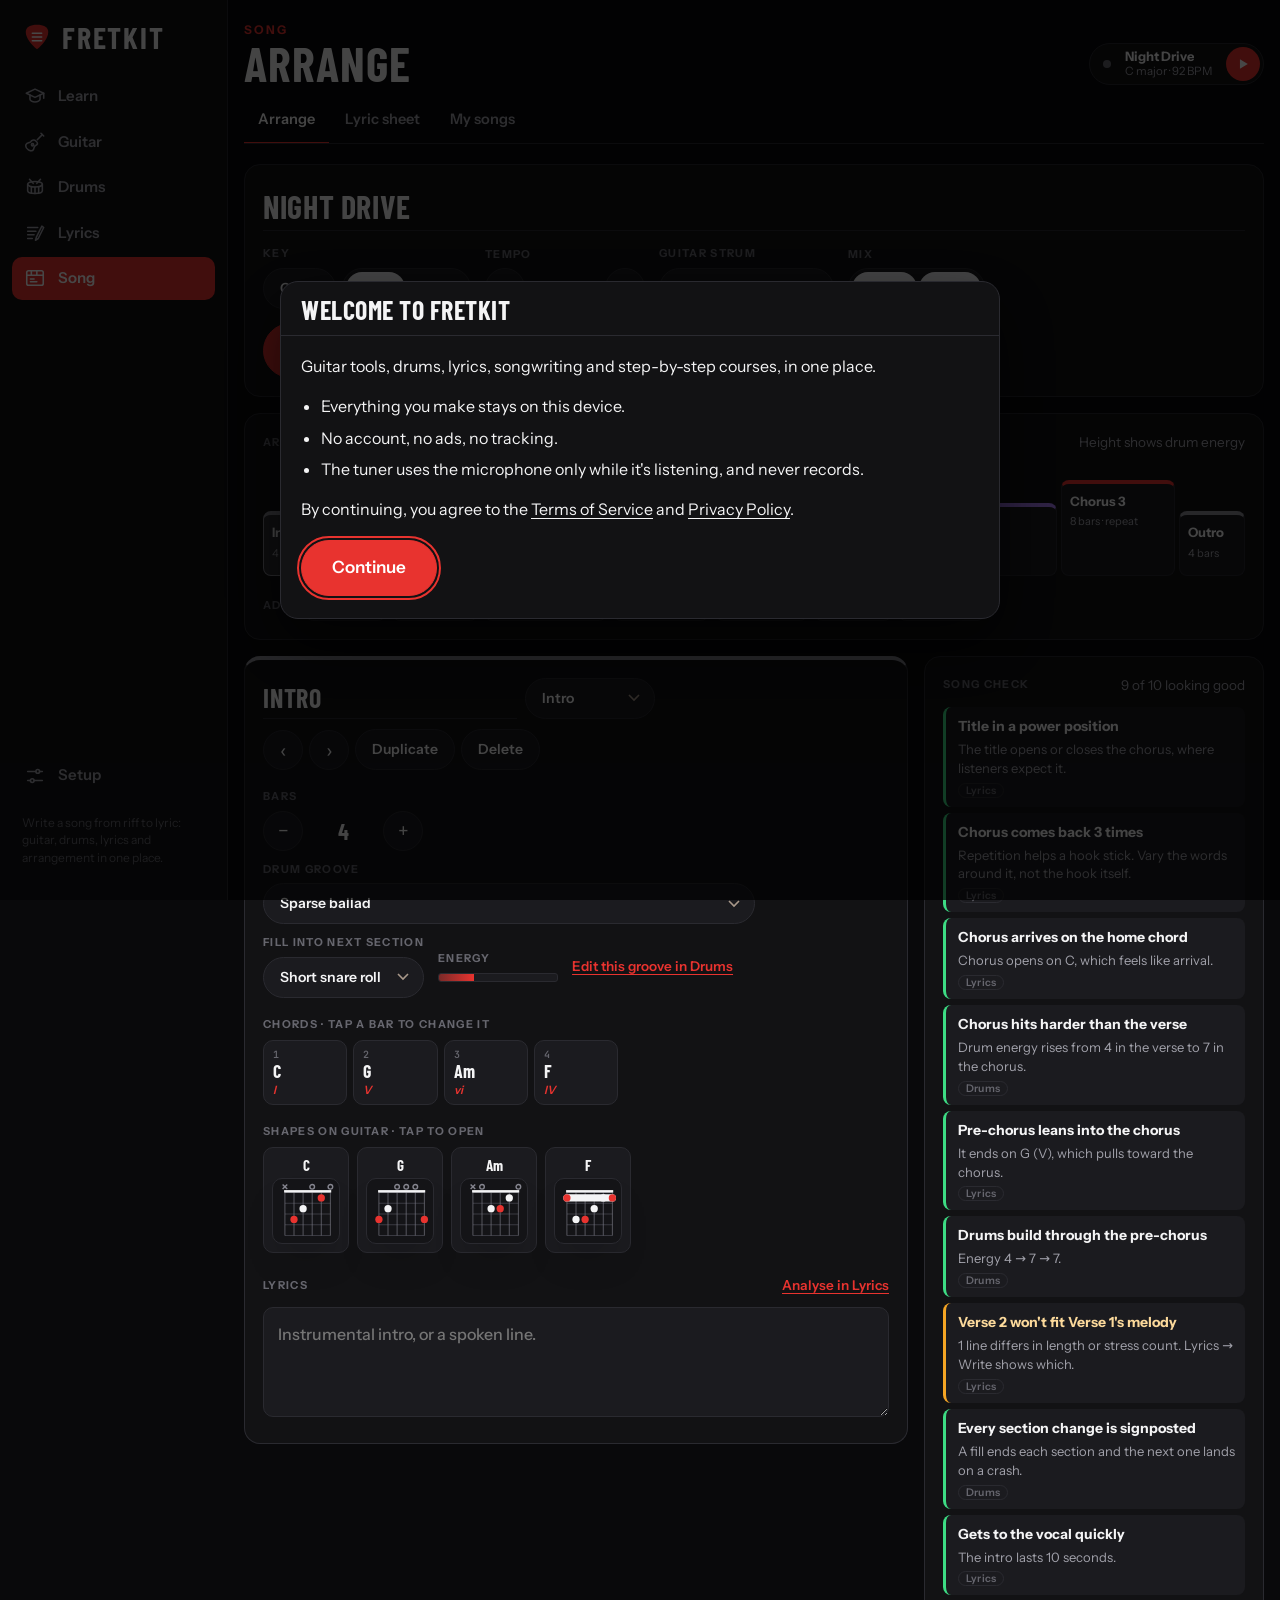
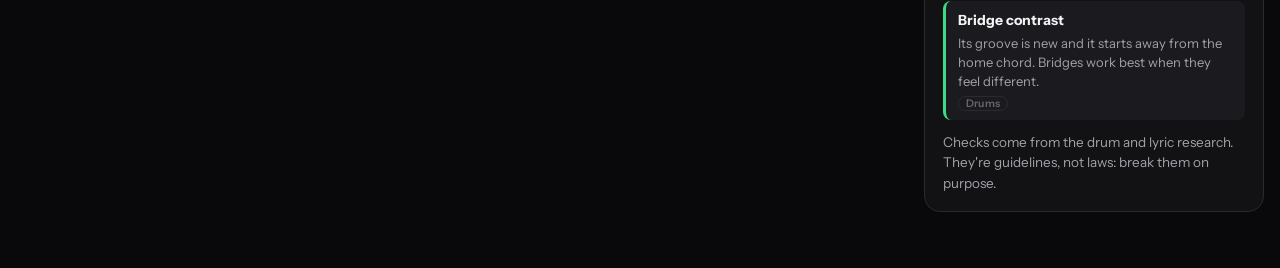
<file: index.html>
<!doctype html>
<html lang="en"><head><meta charset="utf-8"><meta name="viewport" content="width=device-width,initial-scale=1,viewport-fit=cover"><meta http-equiv="Content-Security-Policy" content="default-src 'none'; script-src 'self'; style-src 'self' 'unsafe-inline'; style-src-elem 'self'; style-src-attr 'unsafe-inline'; img-src 'self' data:; font-src 'self'; manifest-src 'self'; connect-src 'self'; media-src 'self'; base-uri 'none'; form-action 'none'; object-src 'none'; frame-src 'none'; worker-src 'none'"><meta name="referrer" content="no-referrer"><meta name="description" content="Fretkit: guitar tuner, chords, scales, drums, lyrics and song arranging, with step-by-step guitar courses."><meta name="theme-color" content="#09090b"><meta name="mobile-web-app-capable" content="yes"><link rel="manifest" href="manifest.webmanifest"><link rel="icon" type="image/svg+xml" href="icon.svg"><link rel="icon" type="image/png" sizes="192x192" href="icon-192.png"><link rel="apple-touch-icon" href="apple-touch-icon.png"></head>
<body>
<title>Fretkit</title>
<link rel="stylesheet" href="fonts/fonts.css">
<link rel="stylesheet" href="css/app.css">

<div class="app">
  <nav class="rail" aria-label="Sections">
    <div class="brand">
      <svg viewBox="0 0 32 32" aria-hidden="true"><path d="M16 3c7 0 12 2.6 12 7.6 0 6.8-6.6 14.2-12 18.4C10.6 24.8 4 17.4 4 10.6 4 5.6 9 3 16 3z" fill="#e8332f"/><path d="M11 12h10M11 16h10M11 20h10" stroke="#fff" stroke-width="1.6" stroke-linecap="round"/></svg>
      <b>Fretkit</b>
    </div>
    <button class="tab" data-section="learn"><svg viewBox="0 0 24 24"><path d="M2.5 9L12 4.5 21.5 9 12 13.5z"/><path d="M6.5 11v4.5c0 1.4 2.5 3 5.5 3s5.5-1.6 5.5-3V11"/><path d="M21.5 9v5.5"/></svg><span>Learn</span></button>
    <button class="tab" data-section="guitar"><svg viewBox="0 0 24 24"><path d="M14.5 9.5L20 4"/><path d="M18.5 2.5l3 3"/><path d="M13 11a3.5 3.5 0 0 0-4.6-.4c-.8.6-1.1 1.6-2.3 1.9-1.5.4-3.3.7-3.9 2.3-.8 2.1.9 4.6 2.6 5.8 1.9 1.4 4.6 1.6 5.6-.6.6-1.3.4-3 1.8-3.9 1.1-.7 2-1 2.5-2a3.4 3.4 0 0 0-1.7-3.1z"/><circle cx="9.3" cy="15" r="1.2"/></svg><span>Guitar</span></button>
    <button class="tab" data-section="drums"><svg viewBox="0 0 24 24"><ellipse cx="12" cy="9" rx="8" ry="3"/><path d="M4 9v7c0 1.7 3.6 3 8 3s8-1.3 8-3V9"/><path d="M8 11.7v7M16 11.7v7M12 12v7"/><path d="M6 3.5l4 4.5M18 3.5l-4 4.5"/></svg><span>Drums</span></button>
    <button class="tab" data-section="lyrics"><svg viewBox="0 0 24 24"><path d="M4 6h11M4 10h9M4 14h7M4 18h5"/><path d="M19.5 4.5l-6 12-1 3.5 3-2 6-12z"/></svg><span>Lyrics</span></button>
    <button class="tab" data-section="song"><svg viewBox="0 0 24 24"><rect x="3" y="4" width="18" height="16" rx="2"/><path d="M3 9h18"/><path d="M8 4v5M14 4v5"/><path d="M7 13h4M7 16h7"/></svg><span>Song</span></button>
    <div class="rail-gap"></div>
    <button class="tab" data-section="setup"><svg viewBox="0 0 24 24"><path d="M4 7h9M17 7h3M4 17h3M11 17h9"/><circle cx="15" cy="7" r="2"/><circle cx="9" cy="17" r="2"/></svg><span>Setup</span></button>
    <p class="rail-foot">Write a song from riff to lyric: guitar, drums, lyrics and arrangement in one place.</p>
  </nav>

  <main>
    <div class="wrap">
      <header class="topbar">
        <div class="titles"><span class="eyebrow" id="page-eyebrow">Guitar</span><h1 id="page-title">Tuner</h1></div>
        <div class="top-tools">
          <button class="ctx-pill" id="ctx-pill" title="Change instrument and tuning"></button>
          <div class="song-pill" id="song-pill">
            <button class="sp-info" id="sp-info" title="Open the song"><span class="sp-title" id="sp-title"></span><span class="sp-meta" id="sp-meta"></span></button>
            <button class="sp-play" id="sp-play" aria-label="Play song"><svg viewBox="0 0 16 16"><path d="M4.5 2.5v11l9-5.5z"/></svg></button>
          </div>
        </div>
      </header>
      <nav class="subtabs" id="subtabs" aria-label="Pages in this section"></nav>

      <!-- ===== TUNER ===== -->
      <section class="view" id="view-tuner" hidden>
        <div class="tuner">
          <div class="panel tuner-main" id="tuner-main">
            <svg class="gauge" viewBox="0 0 440 250" aria-hidden="true">
              <g id="gauge-ticks"></g>
              <g id="needle"><line class="needle" x1="220" y1="232" x2="220" y2="52"/><circle class="hub" cx="220" cy="232" r="9"/></g>
            </svg>
            <div class="note-read" aria-live="polite"><b id="t-note">–</b><sup id="t-oct"></sup></div>
            <div class="status" id="t-status">Tap Start to listen</div>
            <div class="readouts">
              <div><span class="label">Heard</span><b id="t-freq">— Hz</b></div>
              <div><span class="label">Offset</span><b id="t-cents">—</b></div>
              <div><span class="label">Target</span><b id="t-target">— Hz</b></div>
            </div>
            <div class="strobe" id="strobe"></div>
            <div class="level" aria-hidden="true"><i id="t-level"></i></div>
          </div>
          <div class="tuner-side">
            <div class="panel stack">
              <button class="btn btn-primary big" id="mic-btn">Start tuner</button>
              <p class="hint" id="mic-note">The tuner uses the microphone only while it is listening. The sound is analysed on this device and is never recorded or sent.</p>
              <p class="notice" id="mic-msg" hidden></p>
              <span class="label">Mode</span>
              <div class="seg" id="tuner-mode">
                <button data-v="auto">Auto string</button><button data-v="manual">Pick string</button><button data-v="chromatic">Chromatic</button>
              </div>
              <p class="hint" id="mode-hint"></p>
            </div>
            <div class="panel stack">
              <div class="row" style="justify-content:space-between"><span class="label">Strings</span><span class="hint">Tap to hear the pitch</span></div>
              <div class="strings" id="tuner-strings"></div>
              <div class="row">
                <span class="label">Reference sound</span>
                <div class="seg" id="ref-sound"><button data-v="pluck">Pluck</button><button data-v="tone">Tone</button></div>
              </div>
            </div>
          </div>
        </div>
      </section>

      <!-- ===== METRONOME ===== -->
      <section class="view" id="view-metronome" hidden>
        <div class="metro">
          <div class="panel metro-main">
            <svg class="pendulum" viewBox="0 0 300 250" aria-hidden="true">
              <path class="case" d="M95 244 L205 244 L176 12 L124 12 Z"/>
              <g id="pend-scale"></g>
              <g id="pend-arm"><line class="arm" x1="150" y1="222" x2="150" y2="40"/><rect class="weight" id="pend-weight" x="138" y="100" width="24" height="18" rx="3"/></g>
              <circle class="pivot" cx="150" cy="222" r="6"/>
            </svg>
            <div class="bpm-row">
              <button class="icon-btn" id="bpm-down" aria-label="Slower">−</button>
              <div class="bpm"><b id="bpm-val">96</b><span>BPM</span><em id="tempo-name">Andante</em></div>
              <button class="icon-btn" id="bpm-up" aria-label="Faster">+</button>
            </div>
            <input type="range" id="bpm-range" min="20" max="300" step="1" aria-label="Tempo">
            <div class="beats" id="beat-dots"></div>
            <p class="hint">Tap a beat to cycle accent, normal and silent.</p>
            <div class="row" style="justify-content:center">
              <button class="btn btn-primary big" id="metro-play">Start</button>
              <button class="btn big" id="tap-btn">Tap tempo</button>
            </div>
          </div>
          <div class="metro-side">
            <div class="panel stack">
              <span class="label">Time signature</span>
              <div class="row">
                <div class="stepper"><button class="icon-btn" id="beats-down" aria-label="Fewer beats">−</button><output id="ts-val">4/4</output><button class="icon-btn" id="beats-up" aria-label="More beats">+</button></div>
                <div class="seg" id="ts-unit"><button data-v="2">/2</button><button data-v="4">/4</button><button data-v="8">/8</button></div>
              </div>
              <span class="label">Subdivision</span>
              <div class="seg" id="subdiv"><button data-v="1">Quarter</button><button data-v="2">Eighths</button><button data-v="3">Triplets</button><button data-v="4">Sixteenths</button></div>
              <span class="label">Sound</span>
              <div class="seg" id="metro-sound"><button data-v="wood">Woodblock</button><button data-v="click">Click</button><button data-v="beep">Beep</button><button data-v="cowbell">Cowbell</button></div>
              <label class="field"><span class="label">Volume</span><input type="range" id="metro-vol" min="0" max="1" step="0.01"></label>
            </div>
            <div class="panel stack">
              <label class="switch"><input type="checkbox" id="tr-on"> Speed trainer</label>
              <p class="hint">Raise the tempo automatically as you practise.</p>
              <div class="row">
                <label class="field">Add <select class="select" id="tr-step"><option>1</option><option>2</option><option>3</option><option>4</option><option selected>5</option><option>10</option></select></label>
                <label class="field">BPM every <select class="select" id="tr-every"><option>1</option><option selected>2</option><option>4</option><option>8</option><option>16</option></select></label>
                <label class="field">bars, up to <select class="select" id="tr-max"></select></label>
              </div>
            </div>
          </div>
        </div>
      </section>

      <!-- ===== CHORDS ===== -->
      <section class="view" id="view-chords" hidden>
        <div class="chord-layout">
          <div class="stack" style="gap:16px;min-width:0">
            <div class="panel stack"><span class="label">Root</span><div class="roots" id="c-roots"></div></div>
            <div class="panel stack"><span class="label">Chord type</span><div class="tgroups" id="c-types"></div></div>
            <div class="panel stack">
              <span class="label">Notes in this chord</span>
              <div class="tokens" id="c-tokens"></div>
            </div>
          </div>
          <div class="panel chord-card">
            <div class="chord-title"><h2 id="c-name">C</h2><p id="c-full">C major</p></div>
            <div class="diagram-stage">
              <button class="icon-btn" id="v-prev" aria-label="Previous voicing">‹</button>
              <div class="paper" id="c-diagram"></div>
              <button class="icon-btn" id="v-next" aria-label="Next voicing">›</button>
            </div>
            <div class="vmeta"><span id="v-count"></span><span id="v-pos"></span></div>
            <div class="row" style="justify-content:center">
              <button class="btn btn-primary" id="c-strum"><svg viewBox="0 0 16 16"><path d="M4 2.5v11l9-5.5z"/></svg>Strum</button>
              <button class="btn" id="c-pick">Note by note</button>
            </div>
            <div class="row" style="justify-content:center"><div class="seg" id="c-labels"><button data-v="fingint">Finger + interval</button><button data-v="fingers">Fingers</button><button data-v="notes">Notes</button><button data-v="intervals">Intervals</button></div></div>
            <div class="legend" id="c-legend" hidden><span><i class="f1"></i>1 Index</span><span><i class="f2"></i>2 Middle</span><span><i class="f3"></i>3 Ring</span><span><i class="f4"></i>4 Pinky</span><span><i class="rr"></i>Root</span></div>
          </div>
        </div>
        <div class="stack" style="margin-top:20px">
          <span class="label">All voicings</span>
          <div class="variations" id="c-variations"></div>
        </div>
        <div class="neck-card" style="margin-top:12px">
          <div class="row"><span class="label">On the neck</span><span class="hint">Red dots are roots. Faint dots are the same chord tones elsewhere.</span></div>
          <div class="neck-scroll" id="c-neck"></div>
        </div>
      </section>

      <!-- ===== SCALES ===== -->
      <section class="view" id="view-scales" hidden>
        <div class="stack" style="gap:16px">
          <div class="panel stack"><span class="label">Root</span><div class="roots" id="s-roots"></div></div>
          <div class="panel stack">
            <div class="row">
              <select class="select" id="s-type" aria-label="Scale"></select>
              <div class="seg" id="s-labels"><button data-v="notes">Notes</button><button data-v="intervals">Intervals</button><button data-v="fingers" id="s-lab-fingers">Fingers</button><button data-v="fingint" id="s-lab-fingint">Finger + interval</button><button data-v="none">Dots</button></div>
              <button class="btn btn-primary" id="s-play"><svg viewBox="0 0 16 16"><path d="M4 2.5v11l9-5.5z"/></svg>Play</button>
            </div>
            <div class="tokens" id="s-tokens"></div>
          </div>
          <div class="neck-card">
            <div class="row">
              <div class="seg" id="s-mode"></div>
              <div class="stepper" id="s-win-step"><button class="icon-btn" data-d="-1" aria-label="Move down the neck">‹</button><output id="s-win-val"></output><button class="icon-btn" data-d="1" aria-label="Move up the neck">›</button></div>
              <span class="hint">Tap any dot to hear it.</span>
            </div>
            <div class="row pat-nav" id="s-pat-nav" hidden>
              <button class="icon-btn" id="s-pat-prev" aria-label="Previous pattern">‹</button>
              <div class="chips" id="s-pat-chips"></div>
              <button class="icon-btn" id="s-pat-next" aria-label="Next pattern">›</button>
              <div class="pat-title"><b id="s-pat-title"></b><span id="s-pat-sub"></span></div>
            </div>
            <div style="padding:0 16px 12px"><div class="legend" id="s-legend" hidden><span><i class="f1"></i>1 Index</span><span><i class="f2"></i>2 Middle</span><span><i class="f3"></i>3 Ring</span><span><i class="f4"></i>4 Pinky</span><span><i class="rr"></i>Root</span></div></div>
            <p class="hint" id="s-pat-off" style="padding:0 16px 10px" hidden>Scale patterns need strings tuned from low to high, so they're off for this instrument or tuning.</p>
            <div class="neck-scroll" id="s-neck"></div>
          </div>
          <div class="panel stack" id="s-gallery-wrap" hidden>
            <div class="row" style="justify-content:space-between"><span class="label" id="s-gallery-title">All patterns</span><span class="hint">Tap a pattern to show it on the neck. Red dots are roots.</span></div>
            <div class="pat-gallery" id="s-gallery"></div>
          </div>
          <div class="panel harmony" id="s-harmony"></div>
        </div>
      </section>

      <!-- ===== ARPEGGIOS ===== -->
      <section class="view" id="view-arpeggios" hidden>
        <div class="stack" style="gap:16px">
          <div class="panel stack"><span class="label">Root</span><div class="roots" id="a-roots"></div></div>
          <div class="panel stack"><span class="label">Chord type</span><div class="tgroups" id="a-types"></div></div>
          <div class="panel stack">
            <div class="row">
              <div class="seg" id="a-labels"><button data-v="notes">Notes</button><button data-v="intervals">Intervals</button><button data-v="none">Dots</button></div>
              <button class="btn btn-primary" id="a-play"><svg viewBox="0 0 16 16"><path d="M4 2.5v11l9-5.5z"/></svg>Play arpeggio</button>
              <button class="btn" id="a-tochord">Show chord shapes</button>
            </div>
            <div class="tokens" id="a-tokens"></div>
          </div>
          <div class="neck-card">
            <div class="row">
              <div class="seg" id="a-win"><button data-v="all">Whole neck</button><button data-v="box">Position</button></div>
              <div class="stepper" id="a-win-step"><button class="icon-btn" data-d="-1" aria-label="Move down the neck">‹</button><output id="a-win-val"></output><button class="icon-btn" data-d="1" aria-label="Move up the neck">›</button></div>
              <span class="hint">Tap any dot to hear it.</span>
            </div>
            <div class="neck-scroll" id="a-neck"></div>
          </div>
        </div>
      </section>

      <!-- ===== FINDER ===== -->
      <section class="view" id="view-finder" hidden>
        <div class="stack" style="gap:16px">
          <div class="neck-card">
            <div class="row">
              <span class="hint">Tap a fret on each string to build the shape you're holding. Tap the left column to switch a string between open and muted.</span>
            </div>
            <div class="neck-scroll" id="f-neck"></div>
            <div class="row" style="padding:10px 16px 8px">
              <button class="btn btn-primary" id="f-play"><svg viewBox="0 0 16 16"><path d="M4 2.5v11l9-5.5z"/></svg>Strum</button>
              <button class="btn" id="f-clear">Mute all strings</button>
              <div class="tokens" id="f-notes"></div>
            </div>
          </div>
          <div class="panel stack">
            <span class="label">This shape is</span>
            <div class="results" id="f-results"></div>
          </div>
        </div>
      </section>

      <!-- ===== SETUP ===== -->
      <section class="view" id="view-setup" hidden>
        <div class="setup">
          <div class="panel stack span-2"><h3>Instrument</h3><div class="instr-grid" id="set-instr"></div></div>
          <div class="panel stack span-2"><h3>Tuning</h3><div class="tune-list" id="set-tunings"></div>
            <span class="label" style="margin-top:6px">Adjust strings</span>
            <div class="tune-edit" id="set-tune-edit"></div>
            <p class="hint">Changing a string here saves a custom tuning for this instrument.</p>
          </div>
          <div class="panel stack"><h3>Capo</h3>
            <div class="stepper"><button class="icon-btn" id="capo-down" aria-label="Capo down">−</button><output id="capo-val">None</output><button class="icon-btn" id="capo-up" aria-label="Capo up">+</button></div>
            <p class="hint">Chord names stay at concert pitch. Shapes and fret numbers are counted from the capo.</p>
          </div>
          <div class="panel stack"><h3>Playing hand</h3>
            <label class="switch"><input type="checkbox" id="set-lefty"> Left-handed layout</label>
            <p class="hint">Mirrors the neck and chord boxes.</p>
          </div>
          <div class="panel stack"><h3>Note names</h3>
            <span class="label">Accidentals</span>
            <div class="seg" id="set-acc"><button data-v="auto">Usual keys</button><button data-v="sharp">Sharps ♯</button><button data-v="flat">Flats ♭</button></div>
            <span class="label">Naming</span>
            <div class="seg" id="set-solf"><button data-v="0">C D E</button><button data-v="1">Do Re Mi</button></div>
          </div>
          <div class="panel stack"><h3>Reference pitch</h3>
            <div class="stepper"><button class="icon-btn" id="a4-down" aria-label="Lower reference">−</button><output id="a4-val">440</output><button class="icon-btn" id="a4-up" aria-label="Raise reference">+</button></div>
            <p class="hint">A4 in hertz. Concert pitch is 440; some orchestras use 442, baroque pitch is 415.</p>
          </div>
          <div class="panel stack"><h3>Neck</h3>
            <span class="label">Frets shown</span>
            <div class="seg" id="set-frets"><button data-v="12">12</button><button data-v="15">15</button><button data-v="19">19</button><button data-v="22">22</button><button data-v="24">24</button></div>
            <label class="switch"><input type="checkbox" id="set-tap"> Play notes when tapped</label>
          </div>
          <div class="panel stack span-2" id="set-about"><h3>About</h3>
            <p class="hint"><b id="about-ver">Fretkit</b> · <span id="about-co"></span></p>
            <div class="row legal-links"><button class="btn small" data-legal="privacy">Privacy Policy</button><button class="btn small" data-legal="terms">Terms of Service</button><button class="btn small" data-legal="storage">Cookie and Storage Notice</button><button class="btn small" data-legal="licences">Licences</button></div>
            <p class="hint">Questions, privacy requests or a problem to report: <a id="about-mail" href="#"></a></p>
            <p class="hint" id="about-data">Everything you make in Fretkit (songs, grooves, lesson progress and settings) is saved only on this device. There is no account, and no ads, analytics or tracking. Chord shapes are worked out for whatever instrument, tuning and capo you choose, so alternate tunings get real fingerings too.</p>
            <p class="hint">All riffs, exercises, example songs and lyrics in Fretkit are original. Artist names, song titles and gear names are used only to describe styles and sounds. Product names and trademarks belong to their owners, and their use does not imply any endorsement or affiliation.</p>
            <div class="stack erase"><span class="label">Your data</span>
              <p class="hint">Erase every song, groove, lesson step and setting Fretkit has saved on this device. This can't be undone, so copy your songs first (Song → My songs → Copy all songs).</p>
              <div><button class="btn small btn-danger" id="erase-btn">Erase all Fretkit data</button></div>
            </div>
          </div>
        </div>
      </section>
    </div>
  </main>
</div>
<div class="toast" id="toast" role="status" aria-live="polite"></div>

<script src="js/00-env.js"></script>
<script src="js/01-licences.js"></script>
<script src="js/02-core.js"></script>
<script src="js/03-drums.js"></script>
<script src="js/04-lyrics.js"></script>
<script src="js/05-song.js"></script>
<script src="js/06-safe.js"></script>
<script src="js/07-registry.js"></script>
<script src="js/08-course-acoustic.js"></script>
<script src="js/09-course-fundamentals1.js"></script>
<script src="js/10-course-fundamentals2.js"></script>
<script src="js/11-course-fundamentals3.js"></script>
<script src="js/12-course-groove.js"></script>
<script src="js/13-course-jazz1.js"></script>
<script src="js/14-course-jazz2.js"></script>
<script src="js/15-course-rock1.js"></script>
<script src="js/16-course-rock2.js"></script>
<script src="js/17-course-roots.js"></script>
<script src="js/18-tech-lead.js"></script>
<script src="js/19-tech-rhythm.js"></script>
<script src="js/20-learn.js"></script>
<script src="js/21-legal.js"></script>
<script src="js/22-legal-ui.js"></script>
<script src="js/23-sync.js"></script>
<script src="js/24-boot.js"></script>

</body></html>
</file>
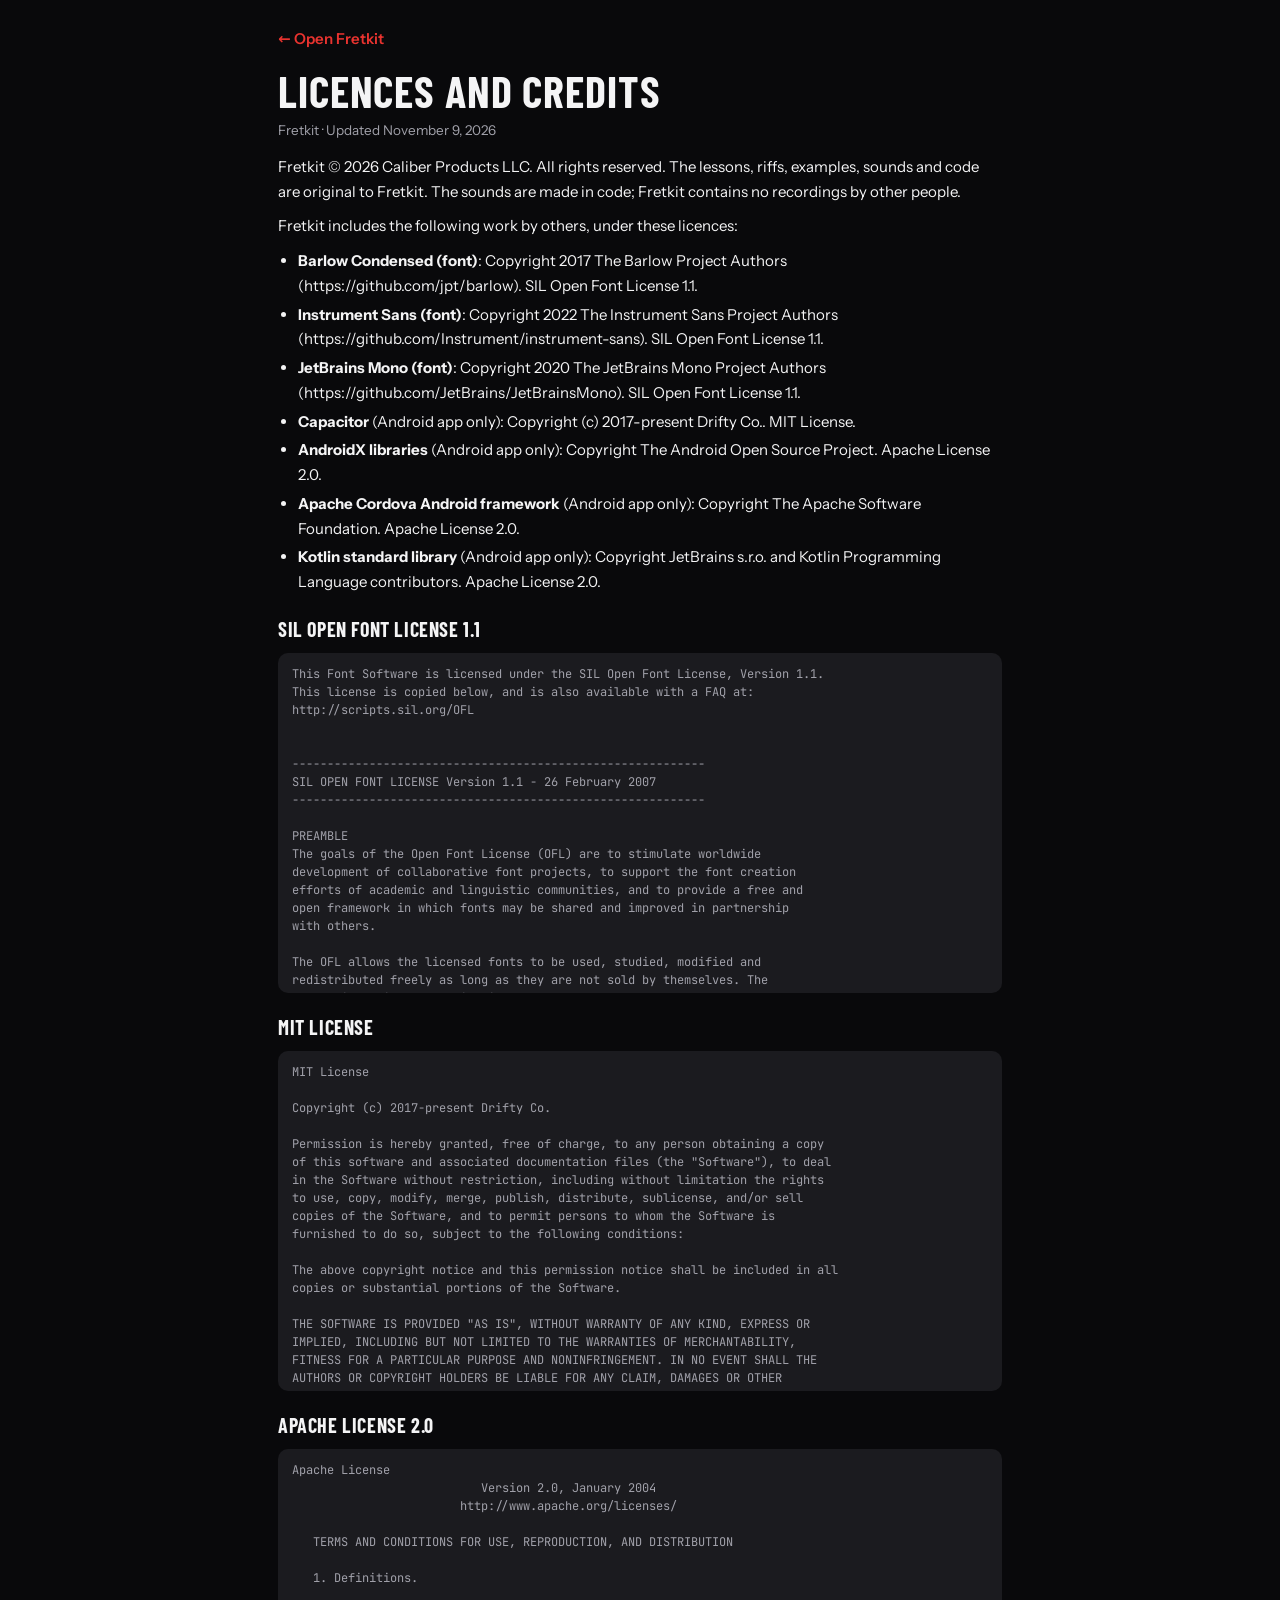
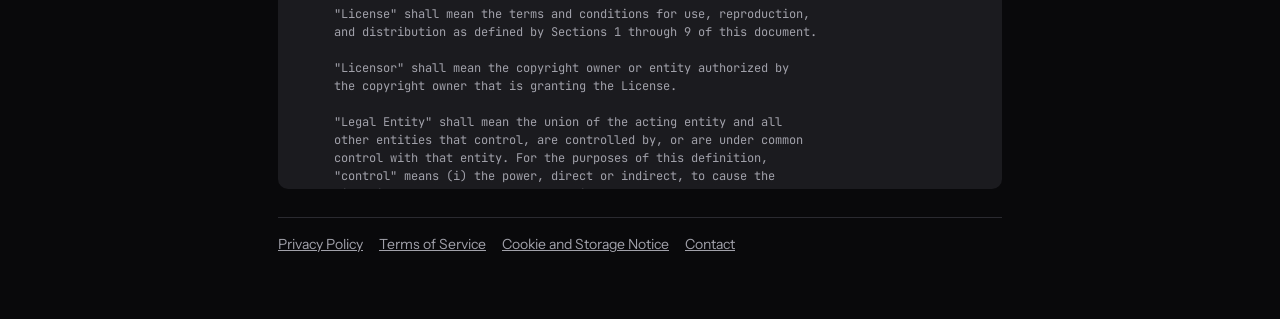
<file: licences.html>
<!doctype html>
<html lang="en"><head><meta charset="utf-8"><meta name="viewport" content="width=device-width,initial-scale=1,viewport-fit=cover"><meta http-equiv="Content-Security-Policy" content="default-src 'none'; script-src 'self'; style-src 'self' 'unsafe-inline'; style-src-elem 'self'; style-src-attr 'unsafe-inline'; img-src 'self' data:; font-src 'self'; manifest-src 'self'; connect-src 'self'; media-src 'self'; base-uri 'none'; form-action 'none'; object-src 'none'; frame-src 'none'; worker-src 'none'"><meta name="referrer" content="no-referrer"><title>Licences and credits – Fretkit</title><meta name="description" content="Fretkit Licences and credits"><meta name="theme-color" content="#09090b"><link rel="icon" type="image/svg+xml" href="icon.svg"><link rel="stylesheet" href="fonts/fonts.css"><link rel="stylesheet" href="css/legal-page.css"></head>
<body>
<main class="legal-page"><a class="legal-home" href="./">← Open Fretkit</a><h1>Licences and credits</h1><article class="legal-doc"><p class="legal-date">Fretkit · Updated November 9, 2026</p>
<p>Fretkit © 2026 Caliber Products LLC. All rights reserved. The lessons, riffs, examples, sounds and code are original to Fretkit. The sounds are made in code; Fretkit contains no recordings by other people.</p>
<p>Fretkit includes the following work by others, under these licences:</p>
<ul><li><b>Barlow Condensed (font)</b>: Copyright 2017 The Barlow Project Authors (https://github.com/jpt/barlow). SIL Open Font License 1.1.</li><li><b>Instrument Sans (font)</b>: Copyright 2022 The Instrument Sans Project Authors (https://github.com/Instrument/instrument-sans). SIL Open Font License 1.1.</li><li><b>JetBrains Mono (font)</b>: Copyright 2020 The JetBrains Mono Project Authors (https://github.com/JetBrains/JetBrainsMono). SIL Open Font License 1.1.</li><li><b>Capacitor</b> (Android app only): Copyright (c) 2017-present Drifty Co.. MIT License.</li><li><b>AndroidX libraries</b> (Android app only): Copyright The Android Open Source Project. Apache License 2.0.</li><li><b>Apache Cordova Android framework</b> (Android app only): Copyright The Apache Software Foundation. Apache License 2.0.</li><li><b>Kotlin standard library</b> (Android app only): Copyright JetBrains s.r.o. and Kotlin Programming Language contributors. Apache License 2.0.</li></ul>
<h2>SIL Open Font License 1.1</h2><pre class="legal-lic">This Font Software is licensed under the SIL Open Font License, Version 1.1.
This license is copied below, and is also available with a FAQ at:
http://scripts.sil.org/OFL


-----------------------------------------------------------
SIL OPEN FONT LICENSE Version 1.1 - 26 February 2007
-----------------------------------------------------------

PREAMBLE
The goals of the Open Font License (OFL) are to stimulate worldwide
development of collaborative font projects, to support the font creation
efforts of academic and linguistic communities, and to provide a free and
open framework in which fonts may be shared and improved in partnership
with others.

The OFL allows the licensed fonts to be used, studied, modified and
redistributed freely as long as they are not sold by themselves. The
fonts, including any derivative works, can be bundled, embedded, 
redistributed and/or sold with any software provided that any reserved
names are not used by derivative works. The fonts and derivatives,
however, cannot be released under any other type of license. The
requirement for fonts to remain under this license does not apply
to any document created using the fonts or their derivatives.

DEFINITIONS
&quot;Font Software&quot; refers to the set of files released by the Copyright
Holder(s) under this license and clearly marked as such. This may
include source files, build scripts and documentation.

&quot;Reserved Font Name&quot; refers to any names specified as such after the
copyright statement(s).

&quot;Original Version&quot; refers to the collection of Font Software components as
distributed by the Copyright Holder(s).

&quot;Modified Version&quot; refers to any derivative made by adding to, deleting,
or substituting -- in part or in whole -- any of the components of the
Original Version, by changing formats or by porting the Font Software to a
new environment.

&quot;Author&quot; refers to any designer, engineer, programmer, technical
writer or other person who contributed to the Font Software.

PERMISSION &amp; CONDITIONS
Permission is hereby granted, free of charge, to any person obtaining
a copy of the Font Software, to use, study, copy, merge, embed, modify,
redistribute, and sell modified and unmodified copies of the Font
Software, subject to the following conditions:

1) Neither the Font Software nor any of its individual components,
in Original or Modified Versions, may be sold by itself.

2) Original or Modified Versions of the Font Software may be bundled,
redistributed and/or sold with any software, provided that each copy
contains the above copyright notice and this license. These can be
included either as stand-alone text files, human-readable headers or
in the appropriate machine-readable metadata fields within text or
binary files as long as those fields can be easily viewed by the user.

3) No Modified Version of the Font Software may use the Reserved Font
Name(s) unless explicit written permission is granted by the corresponding
Copyright Holder. This restriction only applies to the primary font name as
presented to the users.

4) The name(s) of the Copyright Holder(s) or the Author(s) of the Font
Software shall not be used to promote, endorse or advertise any
Modified Version, except to acknowledge the contribution(s) of the
Copyright Holder(s) and the Author(s) or with their explicit written
permission.

5) The Font Software, modified or unmodified, in part or in whole,
must be distributed entirely under this license, and must not be
distributed under any other license. The requirement for fonts to
remain under this license does not apply to any document created
using the Font Software.

TERMINATION
This license becomes null and void if any of the above conditions are
not met.

DISCLAIMER
THE FONT SOFTWARE IS PROVIDED &quot;AS IS&quot;, WITHOUT WARRANTY OF ANY KIND,
EXPRESS OR IMPLIED, INCLUDING BUT NOT LIMITED TO ANY WARRANTIES OF
MERCHANTABILITY, FITNESS FOR A PARTICULAR PURPOSE AND NONINFRINGEMENT
OF COPYRIGHT, PATENT, TRADEMARK, OR OTHER RIGHT. IN NO EVENT SHALL THE
COPYRIGHT HOLDER BE LIABLE FOR ANY CLAIM, DAMAGES OR OTHER LIABILITY,
INCLUDING ANY GENERAL, SPECIAL, INDIRECT, INCIDENTAL, OR CONSEQUENTIAL
DAMAGES, WHETHER IN AN ACTION OF CONTRACT, TORT OR OTHERWISE, ARISING
FROM, OUT OF THE USE OR INABILITY TO USE THE FONT SOFTWARE OR FROM
OTHER DEALINGS IN THE FONT SOFTWARE.</pre><h2>MIT License</h2><pre class="legal-lic">MIT License

Copyright (c) 2017-present Drifty Co.

Permission is hereby granted, free of charge, to any person obtaining a copy
of this software and associated documentation files (the &quot;Software&quot;), to deal
in the Software without restriction, including without limitation the rights
to use, copy, modify, merge, publish, distribute, sublicense, and/or sell
copies of the Software, and to permit persons to whom the Software is
furnished to do so, subject to the following conditions:

The above copyright notice and this permission notice shall be included in all
copies or substantial portions of the Software.

THE SOFTWARE IS PROVIDED &quot;AS IS&quot;, WITHOUT WARRANTY OF ANY KIND, EXPRESS OR
IMPLIED, INCLUDING BUT NOT LIMITED TO THE WARRANTIES OF MERCHANTABILITY,
FITNESS FOR A PARTICULAR PURPOSE AND NONINFRINGEMENT. IN NO EVENT SHALL THE
AUTHORS OR COPYRIGHT HOLDERS BE LIABLE FOR ANY CLAIM, DAMAGES OR OTHER
LIABILITY, WHETHER IN AN ACTION OF CONTRACT, TORT OR OTHERWISE, ARISING FROM,
OUT OF OR IN CONNECTION WITH THE SOFTWARE OR THE USE OR OTHER DEALINGS IN THE
SOFTWARE.</pre><h2>Apache License 2.0</h2><pre class="legal-lic">Apache License
                           Version 2.0, January 2004
                        http://www.apache.org/licenses/

   TERMS AND CONDITIONS FOR USE, REPRODUCTION, AND DISTRIBUTION

   1. Definitions.

      &quot;License&quot; shall mean the terms and conditions for use, reproduction,
      and distribution as defined by Sections 1 through 9 of this document.

      &quot;Licensor&quot; shall mean the copyright owner or entity authorized by
      the copyright owner that is granting the License.

      &quot;Legal Entity&quot; shall mean the union of the acting entity and all
      other entities that control, are controlled by, or are under common
      control with that entity. For the purposes of this definition,
      &quot;control&quot; means (i) the power, direct or indirect, to cause the
      direction or management of such entity, whether by contract or
      otherwise, or (ii) ownership of fifty percent (50%) or more of the
      outstanding shares, or (iii) beneficial ownership of such entity.

      &quot;You&quot; (or &quot;Your&quot;) shall mean an individual or Legal Entity
      exercising permissions granted by this License.

      &quot;Source&quot; form shall mean the preferred form for making modifications,
      including but not limited to software source code, documentation
      source, and configuration files.

      &quot;Object&quot; form shall mean any form resulting from mechanical
      transformation or translation of a Source form, including but
      not limited to compiled object code, generated documentation,
      and conversions to other media types.

      &quot;Work&quot; shall mean the work of authorship, whether in Source or
      Object form, made available under the License, as indicated by a
      copyright notice that is included in or attached to the work
      (an example is provided in the Appendix below).

      &quot;Derivative Works&quot; shall mean any work, whether in Source or Object
      form, that is based on (or derived from) the Work and for which the
      editorial revisions, annotations, elaborations, or other modifications
      represent, as a whole, an original work of authorship. For the purposes
      of this License, Derivative Works shall not include works that remain
      separable from, or merely link (or bind by name) to the interfaces of,
      the Work and Derivative Works thereof.

      &quot;Contribution&quot; shall mean any work of authorship, including
      the original version of the Work and any modifications or additions
      to that Work or Derivative Works thereof, that is intentionally
      submitted to Licensor for inclusion in the Work by the copyright owner
      or by an individual or Legal Entity authorized to submit on behalf of
      the copyright owner. For the purposes of this definition, &quot;submitted&quot;
      means any form of electronic, verbal, or written communication sent
      to the Licensor or its representatives, including but not limited to
      communication on electronic mailing lists, source code control systems,
      and issue tracking systems that are managed by, or on behalf of, the
      Licensor for the purpose of discussing and improving the Work, but
      excluding communication that is conspicuously marked or otherwise
      designated in writing by the copyright owner as &quot;Not a Contribution.&quot;

      &quot;Contributor&quot; shall mean Licensor and any individual or Legal Entity
      on behalf of whom a Contribution has been received by Licensor and
      subsequently incorporated within the Work.

   2. Grant of Copyright License. Subject to the terms and conditions of
      this License, each Contributor hereby grants to You a perpetual,
      worldwide, non-exclusive, no-charge, royalty-free, irrevocable
      copyright license to reproduce, prepare Derivative Works of,
      publicly display, publicly perform, sublicense, and distribute the
      Work and such Derivative Works in Source or Object form.

   3. Grant of Patent License. Subject to the terms and conditions of
      this License, each Contributor hereby grants to You a perpetual,
      worldwide, non-exclusive, no-charge, royalty-free, irrevocable
      (except as stated in this section) patent license to make, have made,
      use, offer to sell, sell, import, and otherwise transfer the Work,
      where such license applies only to those patent claims licensable
      by such Contributor that are necessarily infringed by their
      Contribution(s) alone or by combination of their Contribution(s)
      with the Work to which such Contribution(s) was submitted. If You
      institute patent litigation against any entity (including a
      cross-claim or counterclaim in a lawsuit) alleging that the Work
      or a Contribution incorporated within the Work constitutes direct
      or contributory patent infringement, then any patent licenses
      granted to You under this License for that Work shall terminate
      as of the date such litigation is filed.

   4. Redistribution. You may reproduce and distribute copies of the
      Work or Derivative Works thereof in any medium, with or without
      modifications, and in Source or Object form, provided that You
      meet the following conditions:

      (a) You must give any other recipients of the Work or
          Derivative Works a copy of this License; and

      (b) You must cause any modified files to carry prominent notices
          stating that You changed the files; and

      (c) You must retain, in the Source form of any Derivative Works
          that You distribute, all copyright, patent, trademark, and
          attribution notices from the Source form of the Work,
          excluding those notices that do not pertain to any part of
          the Derivative Works; and

      (d) If the Work includes a &quot;NOTICE&quot; text file as part of its
          distribution, then any Derivative Works that You distribute must
          include a readable copy of the attribution notices contained
          within such NOTICE file, excluding those notices that do not
          pertain to any part of the Derivative Works, in at least one
          of the following places: within a NOTICE text file distributed
          as part of the Derivative Works; within the Source form or
          documentation, if provided along with the Derivative Works; or,
          within a display generated by the Derivative Works, if and
          wherever such third-party notices normally appear. The contents
          of the NOTICE file are for informational purposes only and
          do not modify the License. You may add Your own attribution
          notices within Derivative Works that You distribute, alongside
          or as an addendum to the NOTICE text from the Work, provided
          that such additional attribution notices cannot be construed
          as modifying the License.

      You may add Your own copyright statement to Your modifications and
      may provide additional or different license terms and conditions
      for use, reproduction, or distribution of Your modifications, or
      for any such Derivative Works as a whole, provided Your use,
      reproduction, and distribution of the Work otherwise complies with
      the conditions stated in this License.

   5. Submission of Contributions. Unless You explicitly state otherwise,
      any Contribution intentionally submitted for inclusion in the Work
      by You to the Licensor shall be under the terms and conditions of
      this License, without any additional terms or conditions.
      Notwithstanding the above, nothing herein shall supersede or modify
      the terms of any separate license agreement you may have executed
      with Licensor regarding such Contributions.

   6. Trademarks. This License does not grant permission to use the trade
      names, trademarks, service marks, or product names of the Licensor,
      except as required for reasonable and customary use in describing the
      origin of the Work and reproducing the content of the NOTICE file.

   7. Disclaimer of Warranty. Unless required by applicable law or
      agreed to in writing, Licensor provides the Work (and each
      Contributor provides its Contributions) on an &quot;AS IS&quot; BASIS,
      WITHOUT WARRANTIES OR CONDITIONS OF ANY KIND, either express or
      implied, including, without limitation, any warranties or conditions
      of TITLE, NON-INFRINGEMENT, MERCHANTABILITY, or FITNESS FOR A
      PARTICULAR PURPOSE. You are solely responsible for determining the
      appropriateness of using or redistributing the Work and assume any
      risks associated with Your exercise of permissions under this License.

   8. Limitation of Liability. In no event and under no legal theory,
      whether in tort (including negligence), contract, or otherwise,
      unless required by applicable law (such as deliberate and grossly
      negligent acts) or agreed to in writing, shall any Contributor be
      liable to You for damages, including any direct, indirect, special,
      incidental, or consequential damages of any character arising as a
      result of this License or out of the use or inability to use the
      Work (including but not limited to damages for loss of goodwill,
      work stoppage, computer failure or malfunction, or any and all
      other commercial damages or losses), even if such Contributor
      has been advised of the possibility of such damages.

   9. Accepting Warranty or Additional Liability. While redistributing
      the Work or Derivative Works thereof, You may choose to offer,
      and charge a fee for, acceptance of support, warranty, indemnity,
      or other liability obligations and/or rights consistent with this
      License. However, in accepting such obligations, You may act only
      on Your own behalf and on Your sole responsibility, not on behalf
      of any other Contributor, and only if You agree to indemnify,
      defend, and hold each Contributor harmless for any liability
      incurred by, or claims asserted against, such Contributor by reason
      of your accepting any such warranty or additional liability.

   END OF TERMS AND CONDITIONS

   APPENDIX: How to apply the Apache License to your work.

      To apply the Apache License to your work, attach the following
      boilerplate notice, with the fields enclosed by brackets &quot;[]&quot;
      replaced with your own identifying information. (Don't include
      the brackets!)  The text should be enclosed in the appropriate
      comment syntax for the file format. We also recommend that a
      file or class name and description of purpose be included on the
      same &quot;printed page&quot; as the copyright notice for easier
      identification within third-party archives.

   Copyright [yyyy] [name of copyright owner]

   Licensed under the Apache License, Version 2.0 (the &quot;License&quot;);
   you may not use this file except in compliance with the License.
   You may obtain a copy of the License at

       http://www.apache.org/licenses/LICENSE-2.0

   Unless required by applicable law or agreed to in writing, software
   distributed under the License is distributed on an &quot;AS IS&quot; BASIS,
   WITHOUT WARRANTIES OR CONDITIONS OF ANY KIND, either express or implied.
   See the License for the specific language governing permissions and
   limitations under the License.</pre></article><nav class="legal-nav"><a href="privacy.html">Privacy Policy</a><a href="terms.html">Terms of Service</a><a href="storage.html">Cookie and Storage Notice</a><a href="mailto:tamkeen.app.help@gmail.com">Contact</a></nav></main>
</body></html>
</file>
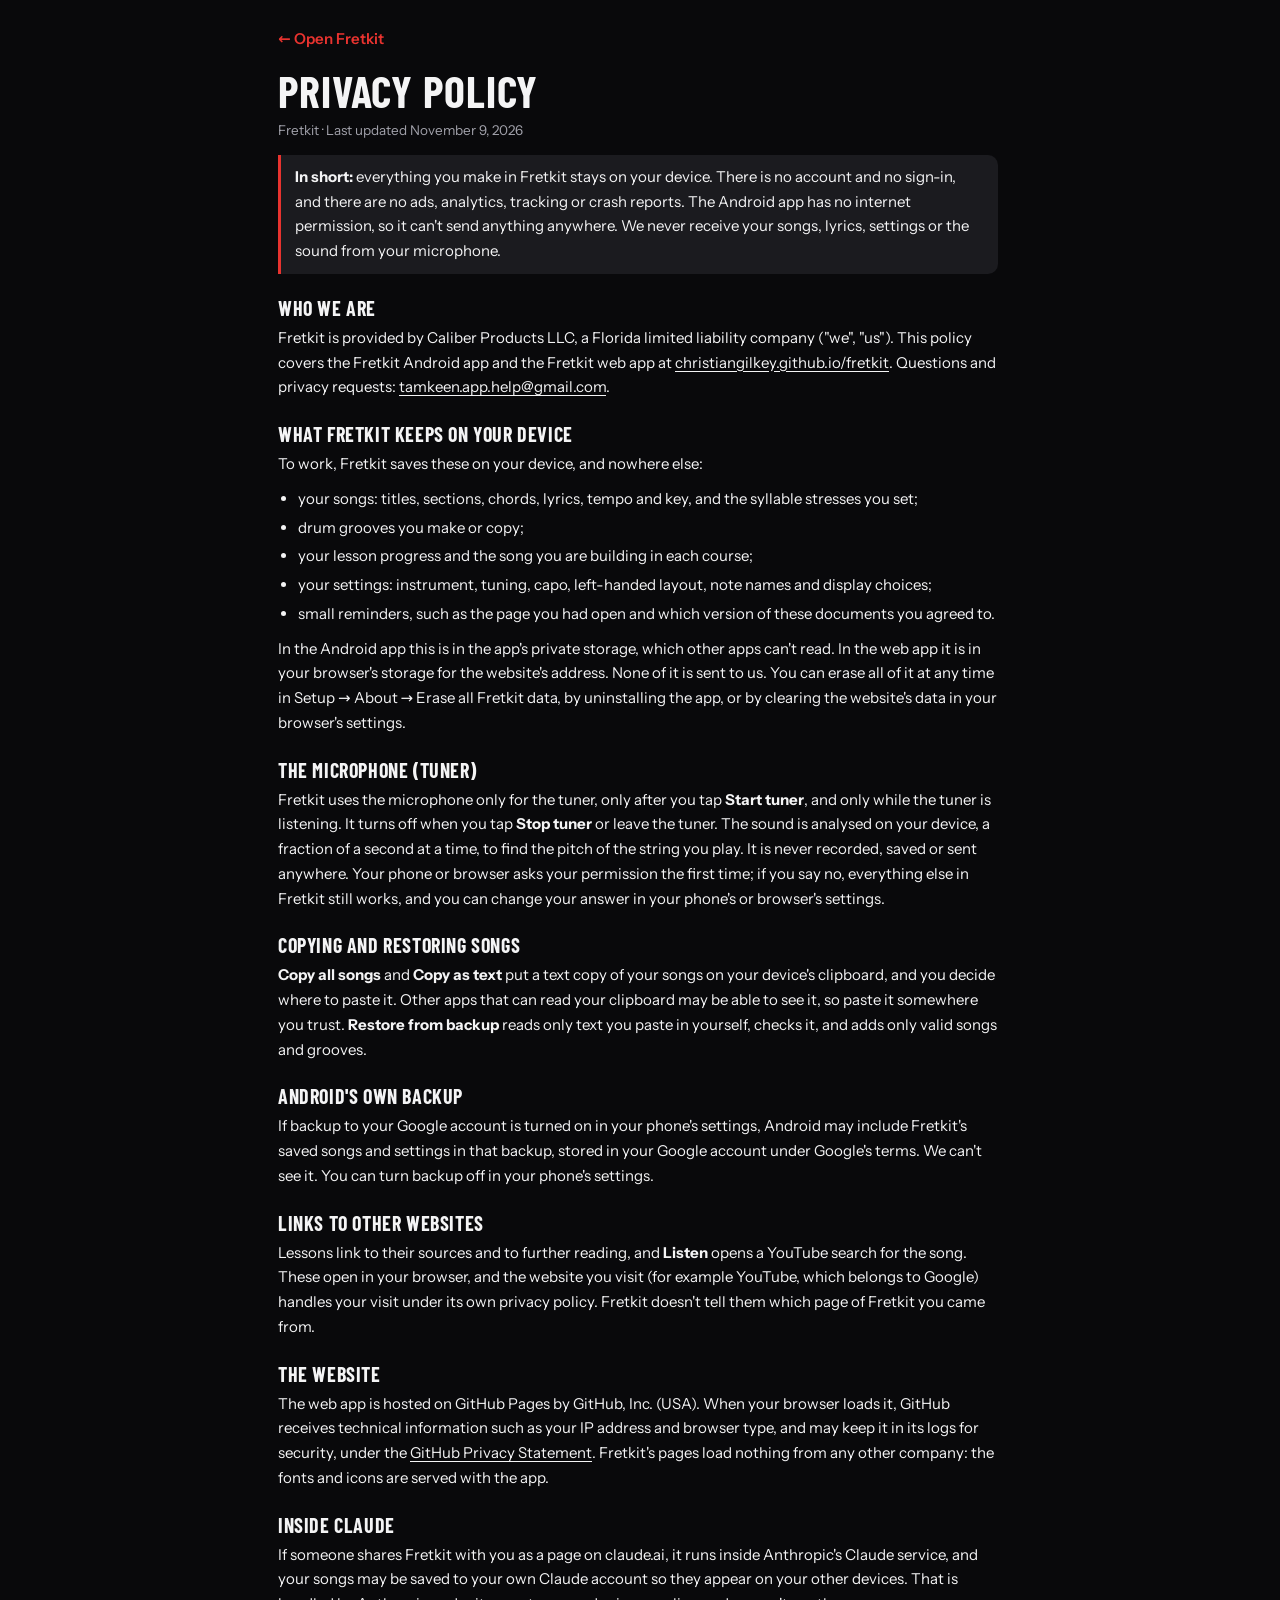
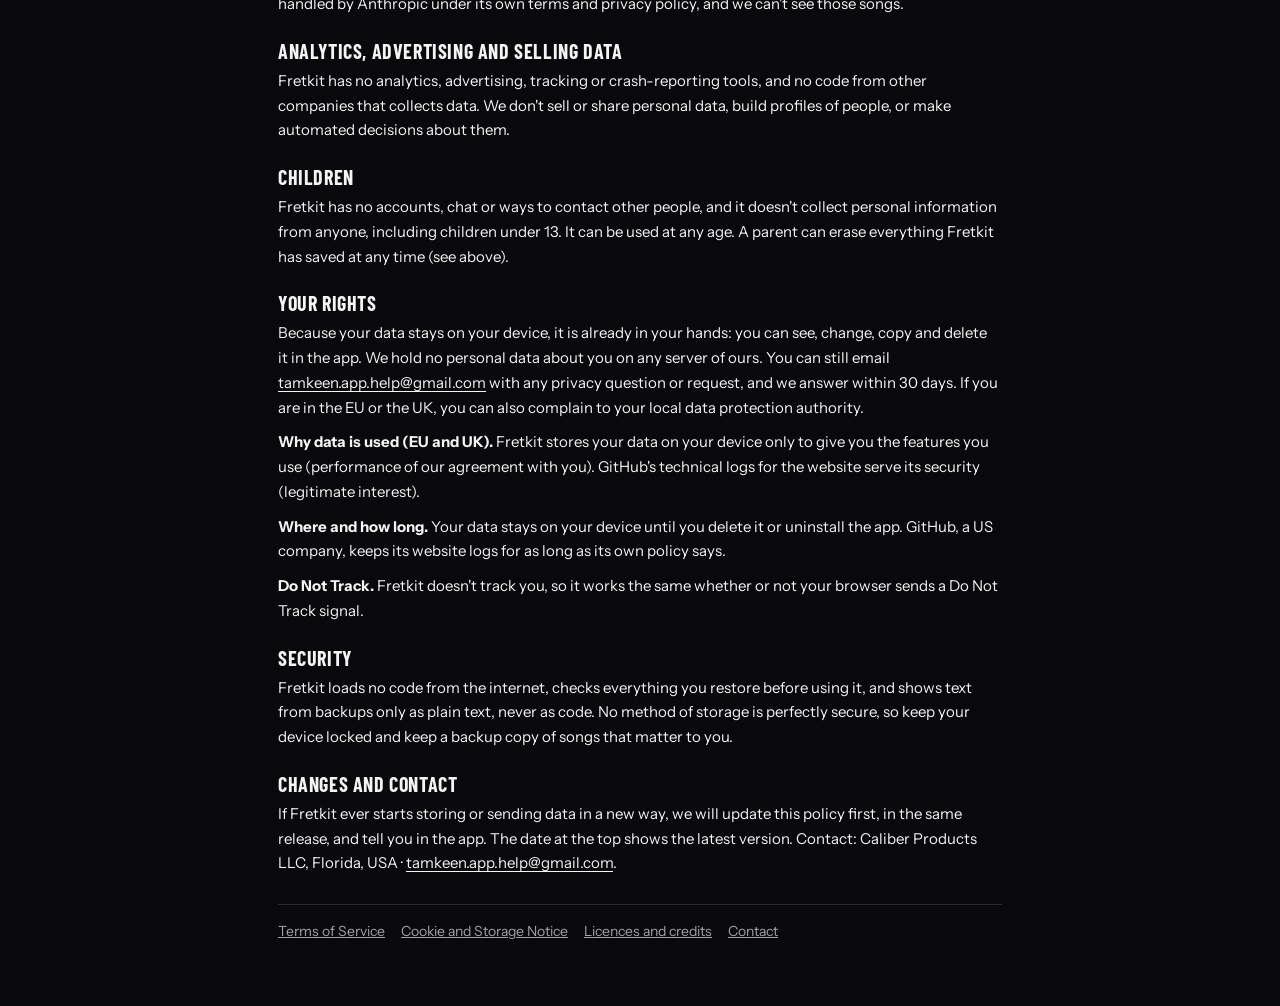
<file: privacy.html>
<!doctype html>
<html lang="en"><head><meta charset="utf-8"><meta name="viewport" content="width=device-width,initial-scale=1,viewport-fit=cover"><meta http-equiv="Content-Security-Policy" content="default-src 'none'; script-src 'self'; style-src 'self' 'unsafe-inline'; style-src-elem 'self'; style-src-attr 'unsafe-inline'; img-src 'self' data:; font-src 'self'; manifest-src 'self'; connect-src 'self'; media-src 'self'; base-uri 'none'; form-action 'none'; object-src 'none'; frame-src 'none'; worker-src 'none'"><meta name="referrer" content="no-referrer"><title>Privacy Policy – Fretkit</title><meta name="description" content="Fretkit Privacy Policy"><meta name="theme-color" content="#09090b"><link rel="icon" type="image/svg+xml" href="icon.svg"><link rel="stylesheet" href="fonts/fonts.css"><link rel="stylesheet" href="css/legal-page.css"></head>
<body>
<main class="legal-page"><a class="legal-home" href="./">← Open Fretkit</a><h1>Privacy Policy</h1><article class="legal-doc"><p class="legal-date">Fretkit · Last updated November 9, 2026</p>
<p class="legal-short"><b>In short:</b> everything you make in Fretkit stays on your device. There is no account and no sign-in, and there are no ads, analytics, tracking or crash reports. The Android app has no internet permission, so it can't send anything anywhere. We never receive your songs, lyrics, settings or the sound from your microphone.</p>
<h2>Who we are</h2>
<p>Fretkit is provided by Caliber Products LLC, a Florida limited liability company ("we", "us"). This policy covers the Fretkit Android app and the Fretkit web app at <a href="https://christiangilkey.github.io/fretkit/" target="_blank" rel="noopener noreferrer">christiangilkey.github.io/fretkit</a>. Questions and privacy requests: <a href="mailto:tamkeen.app.help@gmail.com">tamkeen.app.help@gmail.com</a>.</p>
<h2>What Fretkit keeps on your device</h2>
<p>To work, Fretkit saves these on your device, and nowhere else:</p>
<ul>
  <li>your songs: titles, sections, chords, lyrics, tempo and key, and the syllable stresses you set;</li>
  <li>drum grooves you make or copy;</li>
  <li>your lesson progress and the song you are building in each course;</li>
  <li>your settings: instrument, tuning, capo, left-handed layout, note names and display choices;</li>
  <li>small reminders, such as the page you had open and which version of these documents you agreed to.</li>
</ul>
<p>In the Android app this is in the app's private storage, which other apps can't read. In the web app it is in your browser's storage for the website's address. None of it is sent to us. You can erase all of it at any time in Setup → About → Erase all Fretkit data, by uninstalling the app, or by clearing the website's data in your browser's settings.</p>
<h2>The microphone (tuner)</h2>
<p>Fretkit uses the microphone only for the tuner, only after you tap <b>Start tuner</b>, and only while the tuner is listening. It turns off when you tap <b>Stop tuner</b> or leave the tuner. The sound is analysed on your device, a fraction of a second at a time, to find the pitch of the string you play. It is never recorded, saved or sent anywhere. Your phone or browser asks your permission the first time; if you say no, everything else in Fretkit still works, and you can change your answer in your phone's or browser's settings.</p>
<h2>Copying and restoring songs</h2>
<p><b>Copy all songs</b> and <b>Copy as text</b> put a text copy of your songs on your device's clipboard, and you decide where to paste it. Other apps that can read your clipboard may be able to see it, so paste it somewhere you trust. <b>Restore from backup</b> reads only text you paste in yourself, checks it, and adds only valid songs and grooves.</p>
<h2>Android's own backup</h2>
<p>If backup to your Google account is turned on in your phone's settings, Android may include Fretkit's saved songs and settings in that backup, stored in your Google account under Google's terms. We can't see it. You can turn backup off in your phone's settings.</p>
<h2>Links to other websites</h2>
<p>Lessons link to their sources and to further reading, and <b>Listen</b> opens a YouTube search for the song. These open in your browser, and the website you visit (for example YouTube, which belongs to Google) handles your visit under its own privacy policy. Fretkit doesn't tell them which page of Fretkit you came from.</p>
<h2>The website</h2>
<p>The web app is hosted on GitHub Pages by GitHub, Inc. (USA). When your browser loads it, GitHub receives technical information such as your IP address and browser type, and may keep it in its logs for security, under the <a href="https://docs.github.com/en/site-policy/privacy-policies/github-general-privacy-statement" target="_blank" rel="noopener noreferrer">GitHub Privacy Statement</a>. Fretkit's pages load nothing from any other company: the fonts and icons are served with the app.</p>
<h2>Inside Claude</h2>
<p>If someone shares Fretkit with you as a page on claude.ai, it runs inside Anthropic's Claude service, and your songs may be saved to your own Claude account so they appear on your other devices. That is handled by Anthropic under its own terms and privacy policy, and we can't see those songs.</p>
<h2>Analytics, advertising and selling data</h2>
<p>Fretkit has no analytics, advertising, tracking or crash-reporting tools, and no code from other companies that collects data. We don't sell or share personal data, build profiles of people, or make automated decisions about them.</p>
<h2>Children</h2>
<p>Fretkit has no accounts, chat or ways to contact other people, and it doesn't collect personal information from anyone, including children under 13. It can be used at any age. A parent can erase everything Fretkit has saved at any time (see above).</p>
<h2>Your rights</h2>
<p>Because your data stays on your device, it is already in your hands: you can see, change, copy and delete it in the app. We hold no personal data about you on any server of ours. You can still email <a href="mailto:tamkeen.app.help@gmail.com">tamkeen.app.help@gmail.com</a> with any privacy question or request, and we answer within 30 days. If you are in the EU or the UK, you can also complain to your local data protection authority.</p>
<p><b>Why data is used (EU and UK).</b> Fretkit stores your data on your device only to give you the features you use (performance of our agreement with you). GitHub's technical logs for the website serve its security (legitimate interest).</p>
<p><b>Where and how long.</b> Your data stays on your device until you delete it or uninstall the app. GitHub, a US company, keeps its website logs for as long as its own policy says.</p>
<p><b>Do Not Track.</b> Fretkit doesn't track you, so it works the same whether or not your browser sends a Do Not Track signal.</p>
<h2>Security</h2>
<p>Fretkit loads no code from the internet, checks everything you restore before using it, and shows text from backups only as plain text, never as code. No method of storage is perfectly secure, so keep your device locked and keep a backup copy of songs that matter to you.</p>
<h2>Changes and contact</h2>
<p>If Fretkit ever starts storing or sending data in a new way, we will update this policy first, in the same release, and tell you in the app. The date at the top shows the latest version. Contact: Caliber Products LLC, Florida, USA · <a href="mailto:tamkeen.app.help@gmail.com">tamkeen.app.help@gmail.com</a>.</p></article><nav class="legal-nav"><a href="terms.html">Terms of Service</a><a href="storage.html">Cookie and Storage Notice</a><a href="licences.html">Licences and credits</a><a href="mailto:tamkeen.app.help@gmail.com">Contact</a></nav></main>
</body></html>
</file>
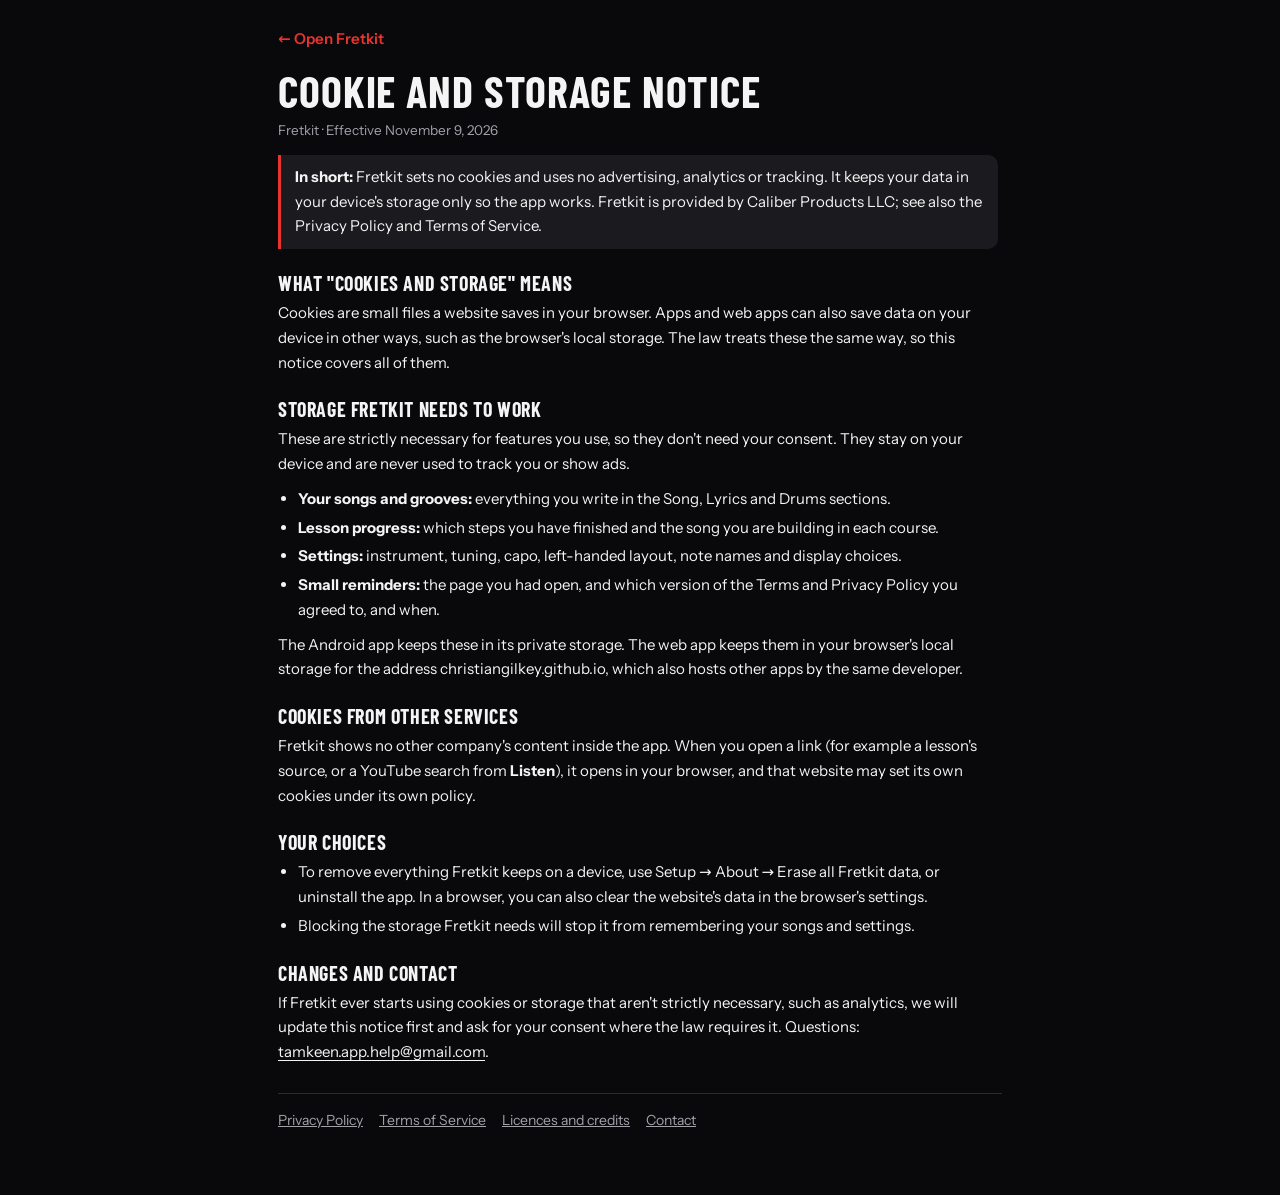
<file: storage.html>
<!doctype html>
<html lang="en"><head><meta charset="utf-8"><meta name="viewport" content="width=device-width,initial-scale=1,viewport-fit=cover"><meta http-equiv="Content-Security-Policy" content="default-src 'none'; script-src 'self'; style-src 'self' 'unsafe-inline'; style-src-elem 'self'; style-src-attr 'unsafe-inline'; img-src 'self' data:; font-src 'self'; manifest-src 'self'; connect-src 'self'; media-src 'self'; base-uri 'none'; form-action 'none'; object-src 'none'; frame-src 'none'; worker-src 'none'"><meta name="referrer" content="no-referrer"><title>Cookie and Storage Notice – Fretkit</title><meta name="description" content="Fretkit Cookie and Storage Notice"><meta name="theme-color" content="#09090b"><link rel="icon" type="image/svg+xml" href="icon.svg"><link rel="stylesheet" href="fonts/fonts.css"><link rel="stylesheet" href="css/legal-page.css"></head>
<body>
<main class="legal-page"><a class="legal-home" href="./">← Open Fretkit</a><h1>Cookie and Storage Notice</h1><article class="legal-doc"><p class="legal-date">Fretkit · Effective November 9, 2026</p>
<p class="legal-short"><b>In short:</b> Fretkit sets no cookies and uses no advertising, analytics or tracking. It keeps your data in your device's storage only so the app works. Fretkit is provided by Caliber Products LLC; see also the Privacy Policy and Terms of Service.</p>
<h2>What "cookies and storage" means</h2>
<p>Cookies are small files a website saves in your browser. Apps and web apps can also save data on your device in other ways, such as the browser's local storage. The law treats these the same way, so this notice covers all of them.</p>
<h2>Storage Fretkit needs to work</h2>
<p>These are strictly necessary for features you use, so they don't need your consent. They stay on your device and are never used to track you or show ads.</p>
<ul>
  <li><b>Your songs and grooves:</b> everything you write in the Song, Lyrics and Drums sections.</li>
  <li><b>Lesson progress:</b> which steps you have finished and the song you are building in each course.</li>
  <li><b>Settings:</b> instrument, tuning, capo, left-handed layout, note names and display choices.</li>
  <li><b>Small reminders:</b> the page you had open, and which version of the Terms and Privacy Policy you agreed to, and when.</li>
</ul>
<p>The Android app keeps these in its private storage. The web app keeps them in your browser's local storage for the address christiangilkey.github.io, which also hosts other apps by the same developer.</p>
<h2>Cookies from other services</h2>
<p>Fretkit shows no other company's content inside the app. When you open a link (for example a lesson's source, or a YouTube search from <b>Listen</b>), it opens in your browser, and that website may set its own cookies under its own policy.</p>
<h2>Your choices</h2>
<ul>
  <li>To remove everything Fretkit keeps on a device, use Setup → About → Erase all Fretkit data, or uninstall the app. In a browser, you can also clear the website's data in the browser's settings.</li>
  <li>Blocking the storage Fretkit needs will stop it from remembering your songs and settings.</li>
</ul>
<h2>Changes and contact</h2>
<p>If Fretkit ever starts using cookies or storage that aren't strictly necessary, such as analytics, we will update this notice first and ask for your consent where the law requires it. Questions: <a href="mailto:tamkeen.app.help@gmail.com">tamkeen.app.help@gmail.com</a>.</p></article><nav class="legal-nav"><a href="privacy.html">Privacy Policy</a><a href="terms.html">Terms of Service</a><a href="licences.html">Licences and credits</a><a href="mailto:tamkeen.app.help@gmail.com">Contact</a></nav></main>
</body></html>
</file>
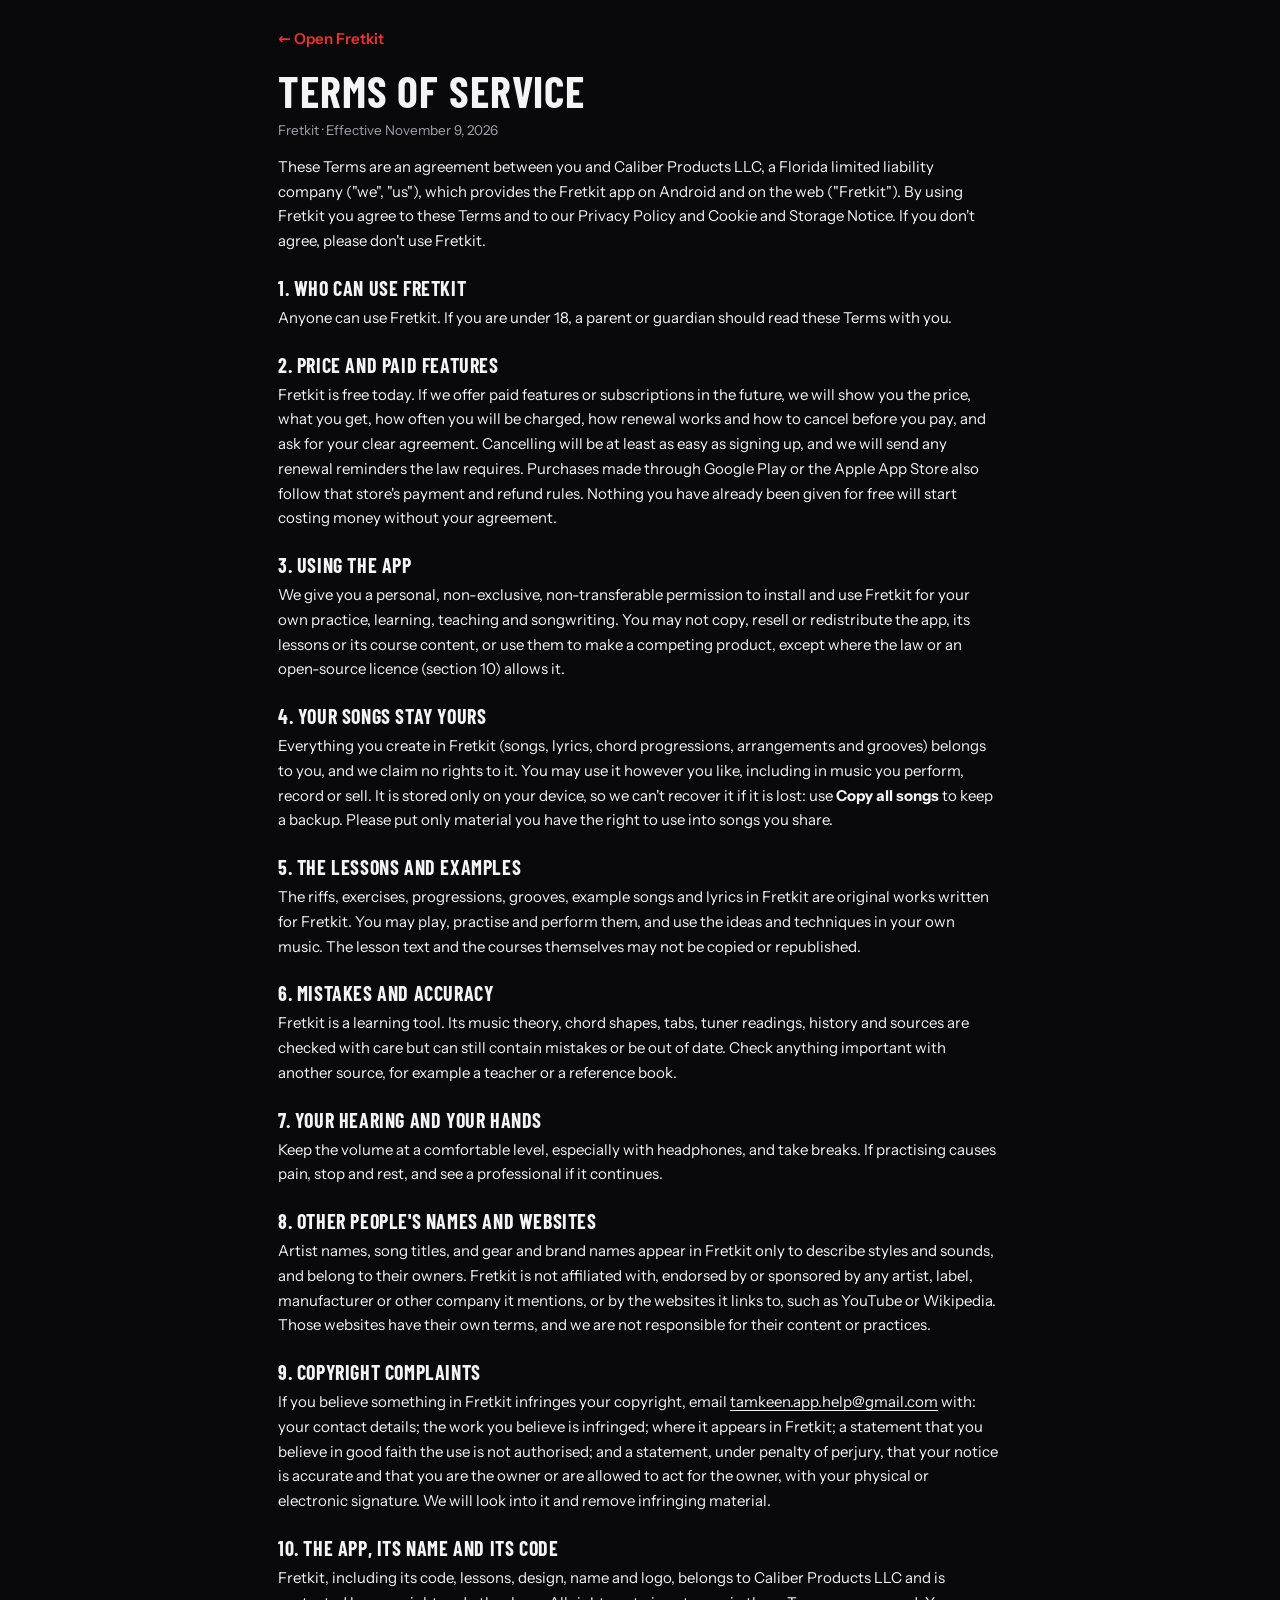
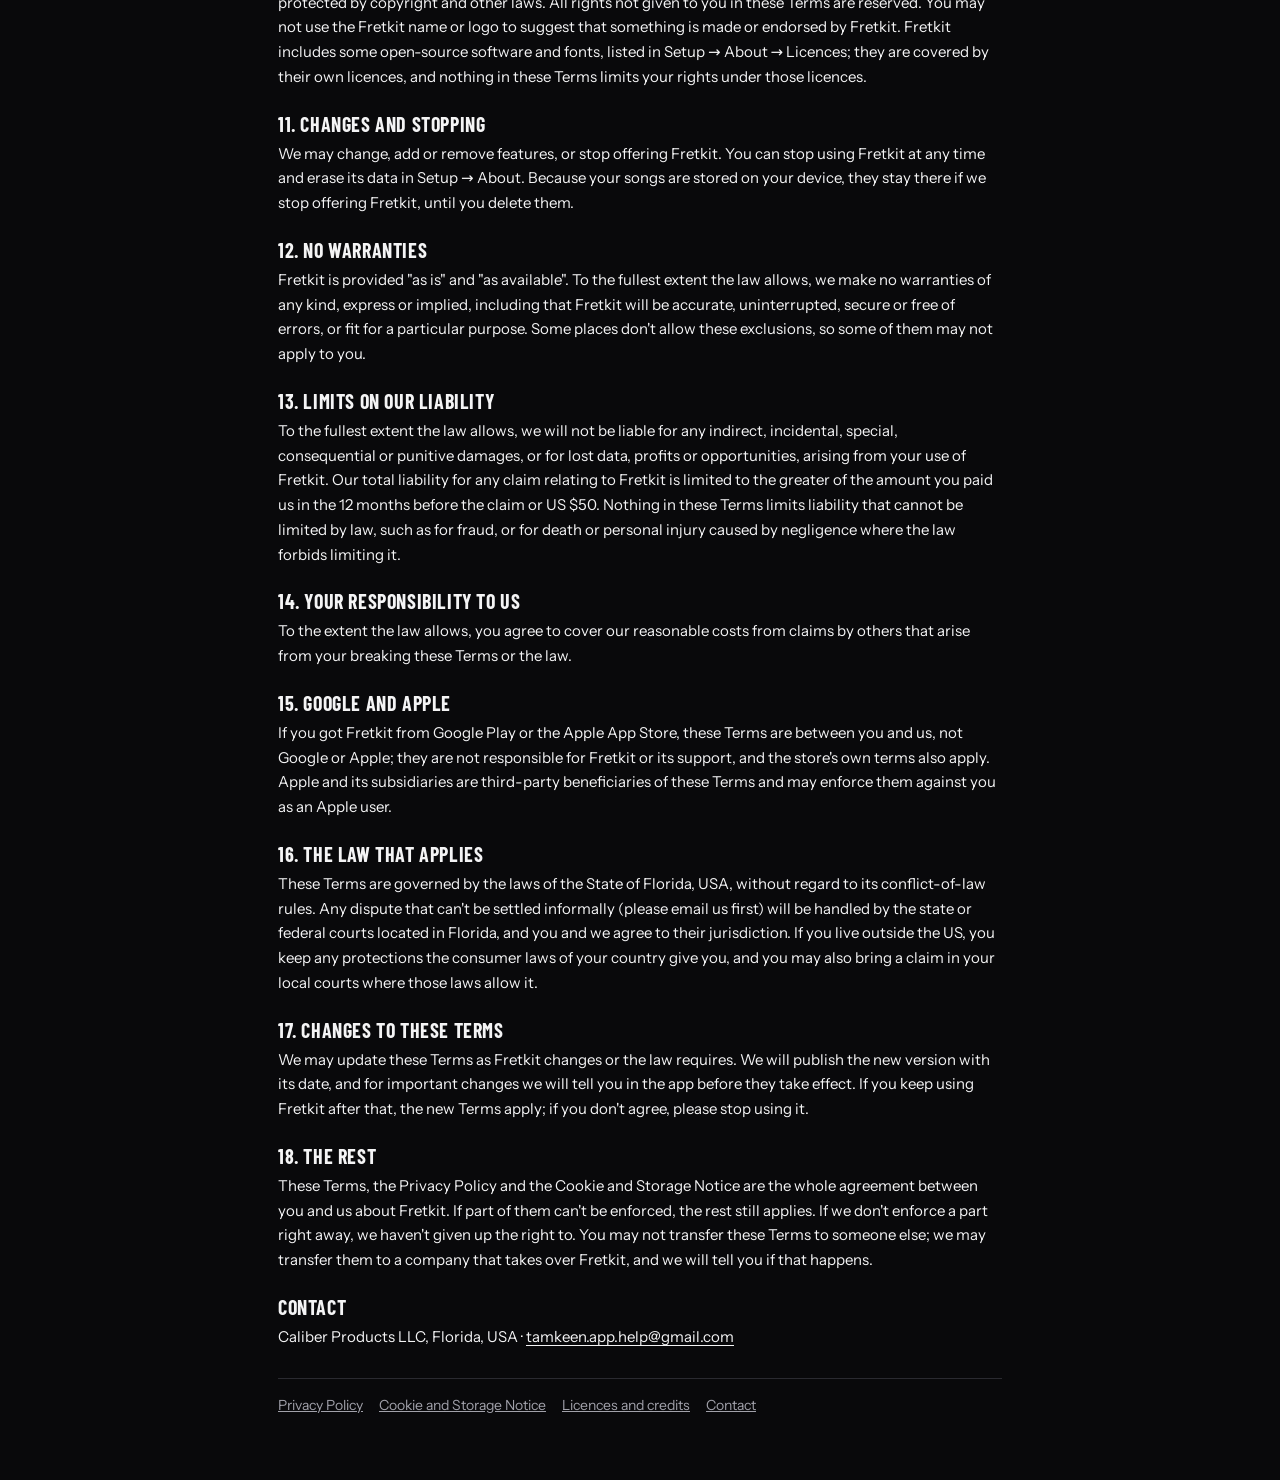
<file: terms.html>
<!doctype html>
<html lang="en"><head><meta charset="utf-8"><meta name="viewport" content="width=device-width,initial-scale=1,viewport-fit=cover"><meta http-equiv="Content-Security-Policy" content="default-src 'none'; script-src 'self'; style-src 'self' 'unsafe-inline'; style-src-elem 'self'; style-src-attr 'unsafe-inline'; img-src 'self' data:; font-src 'self'; manifest-src 'self'; connect-src 'self'; media-src 'self'; base-uri 'none'; form-action 'none'; object-src 'none'; frame-src 'none'; worker-src 'none'"><meta name="referrer" content="no-referrer"><title>Terms of Service – Fretkit</title><meta name="description" content="Fretkit Terms of Service"><meta name="theme-color" content="#09090b"><link rel="icon" type="image/svg+xml" href="icon.svg"><link rel="stylesheet" href="fonts/fonts.css"><link rel="stylesheet" href="css/legal-page.css"></head>
<body>
<main class="legal-page"><a class="legal-home" href="./">← Open Fretkit</a><h1>Terms of Service</h1><article class="legal-doc"><p class="legal-date">Fretkit · Effective November 9, 2026</p>
<p>These Terms are an agreement between you and Caliber Products LLC, a Florida limited liability company ("we", "us"), which provides the Fretkit app on Android and on the web ("Fretkit"). By using Fretkit you agree to these Terms and to our Privacy Policy and Cookie and Storage Notice. If you don't agree, please don't use Fretkit.</p>
<h2>1. Who can use Fretkit</h2>
<p>Anyone can use Fretkit. If you are under 18, a parent or guardian should read these Terms with you.</p>
<h2>2. Price and paid features</h2>
<p>Fretkit is free today. If we offer paid features or subscriptions in the future, we will show you the price, what you get, how often you will be charged, how renewal works and how to cancel before you pay, and ask for your clear agreement. Cancelling will be at least as easy as signing up, and we will send any renewal reminders the law requires. Purchases made through Google Play or the Apple App Store also follow that store's payment and refund rules. Nothing you have already been given for free will start costing money without your agreement.</p>
<h2>3. Using the app</h2>
<p>We give you a personal, non-exclusive, non-transferable permission to install and use Fretkit for your own practice, learning, teaching and songwriting. You may not copy, resell or redistribute the app, its lessons or its course content, or use them to make a competing product, except where the law or an open-source licence (section 10) allows it.</p>
<h2>4. Your songs stay yours</h2>
<p>Everything you create in Fretkit (songs, lyrics, chord progressions, arrangements and grooves) belongs to you, and we claim no rights to it. You may use it however you like, including in music you perform, record or sell. It is stored only on your device, so we can't recover it if it is lost: use <b>Copy all songs</b> to keep a backup. Please put only material you have the right to use into songs you share.</p>
<h2>5. The lessons and examples</h2>
<p>The riffs, exercises, progressions, grooves, example songs and lyrics in Fretkit are original works written for Fretkit. You may play, practise and perform them, and use the ideas and techniques in your own music. The lesson text and the courses themselves may not be copied or republished.</p>
<h2>6. Mistakes and accuracy</h2>
<p>Fretkit is a learning tool. Its music theory, chord shapes, tabs, tuner readings, history and sources are checked with care but can still contain mistakes or be out of date. Check anything important with another source, for example a teacher or a reference book.</p>
<h2>7. Your hearing and your hands</h2>
<p>Keep the volume at a comfortable level, especially with headphones, and take breaks. If practising causes pain, stop and rest, and see a professional if it continues.</p>
<h2>8. Other people's names and websites</h2>
<p>Artist names, song titles, and gear and brand names appear in Fretkit only to describe styles and sounds, and belong to their owners. Fretkit is not affiliated with, endorsed by or sponsored by any artist, label, manufacturer or other company it mentions, or by the websites it links to, such as YouTube or Wikipedia. Those websites have their own terms, and we are not responsible for their content or practices.</p>
<h2>9. Copyright complaints</h2>
<p>If you believe something in Fretkit infringes your copyright, email <a href="mailto:tamkeen.app.help@gmail.com">tamkeen.app.help@gmail.com</a> with: your contact details; the work you believe is infringed; where it appears in Fretkit; a statement that you believe in good faith the use is not authorised; and a statement, under penalty of perjury, that your notice is accurate and that you are the owner or are allowed to act for the owner, with your physical or electronic signature. We will look into it and remove infringing material.</p>
<h2>10. The app, its name and its code</h2>
<p>Fretkit, including its code, lessons, design, name and logo, belongs to Caliber Products LLC and is protected by copyright and other laws. All rights not given to you in these Terms are reserved. You may not use the Fretkit name or logo to suggest that something is made or endorsed by Fretkit. Fretkit includes some open-source software and fonts, listed in Setup → About → Licences; they are covered by their own licences, and nothing in these Terms limits your rights under those licences.</p>
<h2>11. Changes and stopping</h2>
<p>We may change, add or remove features, or stop offering Fretkit. You can stop using Fretkit at any time and erase its data in Setup → About. Because your songs are stored on your device, they stay there if we stop offering Fretkit, until you delete them.</p>
<h2>12. No warranties</h2>
<p>Fretkit is provided "as is" and "as available". To the fullest extent the law allows, we make no warranties of any kind, express or implied, including that Fretkit will be accurate, uninterrupted, secure or free of errors, or fit for a particular purpose. Some places don't allow these exclusions, so some of them may not apply to you.</p>
<h2>13. Limits on our liability</h2>
<p>To the fullest extent the law allows, we will not be liable for any indirect, incidental, special, consequential or punitive damages, or for lost data, profits or opportunities, arising from your use of Fretkit. Our total liability for any claim relating to Fretkit is limited to the greater of the amount you paid us in the 12 months before the claim or US $50. Nothing in these Terms limits liability that cannot be limited by law, such as for fraud, or for death or personal injury caused by negligence where the law forbids limiting it.</p>
<h2>14. Your responsibility to us</h2>
<p>To the extent the law allows, you agree to cover our reasonable costs from claims by others that arise from your breaking these Terms or the law.</p>
<h2>15. Google and Apple</h2>
<p>If you got Fretkit from Google Play or the Apple App Store, these Terms are between you and us, not Google or Apple; they are not responsible for Fretkit or its support, and the store's own terms also apply. Apple and its subsidiaries are third-party beneficiaries of these Terms and may enforce them against you as an Apple user.</p>
<h2>16. The law that applies</h2>
<p>These Terms are governed by the laws of the State of Florida, USA, without regard to its conflict-of-law rules. Any dispute that can't be settled informally (please email us first) will be handled by the state or federal courts located in Florida, and you and we agree to their jurisdiction. If you live outside the US, you keep any protections the consumer laws of your country give you, and you may also bring a claim in your local courts where those laws allow it.</p>
<h2>17. Changes to these Terms</h2>
<p>We may update these Terms as Fretkit changes or the law requires. We will publish the new version with its date, and for important changes we will tell you in the app before they take effect. If you keep using Fretkit after that, the new Terms apply; if you don't agree, please stop using it.</p>
<h2>18. The rest</h2>
<p>These Terms, the Privacy Policy and the Cookie and Storage Notice are the whole agreement between you and us about Fretkit. If part of them can't be enforced, the rest still applies. If we don't enforce a part right away, we haven't given up the right to. You may not transfer these Terms to someone else; we may transfer them to a company that takes over Fretkit, and we will tell you if that happens.</p>
<h2>Contact</h2>
<p>Caliber Products LLC, Florida, USA · <a href="mailto:tamkeen.app.help@gmail.com">tamkeen.app.help@gmail.com</a></p></article><nav class="legal-nav"><a href="privacy.html">Privacy Policy</a><a href="storage.html">Cookie and Storage Notice</a><a href="licences.html">Licences and credits</a><a href="mailto:tamkeen.app.help@gmail.com">Contact</a></nav></main>
</body></html>
</file>
<file: fonts/fonts.css>
/* vietnamese */
@font-face {
  font-family: 'Barlow Condensed';
  font-style: normal;
  font-weight: 600;
  font-display: swap;
  src: url(f6.woff2) format('woff2');
  unicode-range: U+0102-0103, U+0110-0111, U+0128-0129, U+0168-0169, U+01A0-01A1, U+01AF-01B0, U+0300-0301, U+0303-0304, U+0308-0309, U+0323, U+0329, U+1EA0-1EF9, U+20AB;
}
/* latin-ext */
@font-face {
  font-family: 'Barlow Condensed';
  font-style: normal;
  font-weight: 600;
  font-display: swap;
  src: url(f5.woff2) format('woff2');
  unicode-range: U+0100-02BA, U+02BD-02C5, U+02C7-02CC, U+02CE-02D7, U+02DD-02FF, U+0304, U+0308, U+0329, U+1D00-1DBF, U+1E00-1E9F, U+1EF2-1EFF, U+2020, U+20A0-20AB, U+20AD-20C4, U+2113, U+2C60-2C7F, U+A720-A7FF;
}
/* latin */
@font-face {
  font-family: 'Barlow Condensed';
  font-style: normal;
  font-weight: 600;
  font-display: swap;
  src: url(f4.woff2) format('woff2');
  unicode-range: U+0000-00FF, U+0131, U+0152-0153, U+02BB-02BC, U+02C6, U+02DA, U+02DC, U+0304, U+0308, U+0329, U+2000-206F, U+20AC, U+2122, U+2191, U+2193, U+2212, U+2215, U+FEFF, U+FFFD;
}
/* vietnamese */
@font-face {
  font-family: 'Barlow Condensed';
  font-style: normal;
  font-weight: 700;
  font-display: swap;
  src: url(f3.woff2) format('woff2');
  unicode-range: U+0102-0103, U+0110-0111, U+0128-0129, U+0168-0169, U+01A0-01A1, U+01AF-01B0, U+0300-0301, U+0303-0304, U+0308-0309, U+0323, U+0329, U+1EA0-1EF9, U+20AB;
}
/* latin-ext */
@font-face {
  font-family: 'Barlow Condensed';
  font-style: normal;
  font-weight: 700;
  font-display: swap;
  src: url(f2.woff2) format('woff2');
  unicode-range: U+0100-02BA, U+02BD-02C5, U+02C7-02CC, U+02CE-02D7, U+02DD-02FF, U+0304, U+0308, U+0329, U+1D00-1DBF, U+1E00-1E9F, U+1EF2-1EFF, U+2020, U+20A0-20AB, U+20AD-20C4, U+2113, U+2C60-2C7F, U+A720-A7FF;
}
/* latin */
@font-face {
  font-family: 'Barlow Condensed';
  font-style: normal;
  font-weight: 700;
  font-display: swap;
  src: url(f1.woff2) format('woff2');
  unicode-range: U+0000-00FF, U+0131, U+0152-0153, U+02BB-02BC, U+02C6, U+02DA, U+02DC, U+0304, U+0308, U+0329, U+2000-206F, U+20AC, U+2122, U+2191, U+2193, U+2212, U+2215, U+FEFF, U+FFFD;
}
/* latin-ext */
@font-face {
  font-family: 'Instrument Sans';
  font-style: normal;
  font-weight: 400;
  font-stretch: 100%;
  font-display: swap;
  src: url(f8.woff2) format('woff2');
  unicode-range: U+0100-02BA, U+02BD-02C5, U+02C7-02CC, U+02CE-02D7, U+02DD-02FF, U+0304, U+0308, U+0329, U+1D00-1DBF, U+1E00-1E9F, U+1EF2-1EFF, U+2020, U+20A0-20AB, U+20AD-20C4, U+2113, U+2C60-2C7F, U+A720-A7FF;
}
/* latin */
@font-face {
  font-family: 'Instrument Sans';
  font-style: normal;
  font-weight: 400;
  font-stretch: 100%;
  font-display: swap;
  src: url(f7.woff2) format('woff2');
  unicode-range: U+0000-00FF, U+0131, U+0152-0153, U+02BB-02BC, U+02C6, U+02DA, U+02DC, U+0304, U+0308, U+0329, U+2000-206F, U+20AC, U+2122, U+2191, U+2193, U+2212, U+2215, U+FEFF, U+FFFD;
}
/* latin-ext */
@font-face {
  font-family: 'Instrument Sans';
  font-style: normal;
  font-weight: 500;
  font-stretch: 100%;
  font-display: swap;
  src: url(f8.woff2) format('woff2');
  unicode-range: U+0100-02BA, U+02BD-02C5, U+02C7-02CC, U+02CE-02D7, U+02DD-02FF, U+0304, U+0308, U+0329, U+1D00-1DBF, U+1E00-1E9F, U+1EF2-1EFF, U+2020, U+20A0-20AB, U+20AD-20C4, U+2113, U+2C60-2C7F, U+A720-A7FF;
}
/* latin */
@font-face {
  font-family: 'Instrument Sans';
  font-style: normal;
  font-weight: 500;
  font-stretch: 100%;
  font-display: swap;
  src: url(f7.woff2) format('woff2');
  unicode-range: U+0000-00FF, U+0131, U+0152-0153, U+02BB-02BC, U+02C6, U+02DA, U+02DC, U+0304, U+0308, U+0329, U+2000-206F, U+20AC, U+2122, U+2191, U+2193, U+2212, U+2215, U+FEFF, U+FFFD;
}
/* latin-ext */
@font-face {
  font-family: 'Instrument Sans';
  font-style: normal;
  font-weight: 600;
  font-stretch: 100%;
  font-display: swap;
  src: url(f8.woff2) format('woff2');
  unicode-range: U+0100-02BA, U+02BD-02C5, U+02C7-02CC, U+02CE-02D7, U+02DD-02FF, U+0304, U+0308, U+0329, U+1D00-1DBF, U+1E00-1E9F, U+1EF2-1EFF, U+2020, U+20A0-20AB, U+20AD-20C4, U+2113, U+2C60-2C7F, U+A720-A7FF;
}
/* latin */
@font-face {
  font-family: 'Instrument Sans';
  font-style: normal;
  font-weight: 600;
  font-stretch: 100%;
  font-display: swap;
  src: url(f7.woff2) format('woff2');
  unicode-range: U+0000-00FF, U+0131, U+0152-0153, U+02BB-02BC, U+02C6, U+02DA, U+02DC, U+0304, U+0308, U+0329, U+2000-206F, U+20AC, U+2122, U+2191, U+2193, U+2212, U+2215, U+FEFF, U+FFFD;
}
/* latin-ext */
@font-face {
  font-family: 'Instrument Sans';
  font-style: normal;
  font-weight: 700;
  font-stretch: 100%;
  font-display: swap;
  src: url(f8.woff2) format('woff2');
  unicode-range: U+0100-02BA, U+02BD-02C5, U+02C7-02CC, U+02CE-02D7, U+02DD-02FF, U+0304, U+0308, U+0329, U+1D00-1DBF, U+1E00-1E9F, U+1EF2-1EFF, U+2020, U+20A0-20AB, U+20AD-20C4, U+2113, U+2C60-2C7F, U+A720-A7FF;
}
/* latin */
@font-face {
  font-family: 'Instrument Sans';
  font-style: normal;
  font-weight: 700;
  font-stretch: 100%;
  font-display: swap;
  src: url(f7.woff2) format('woff2');
  unicode-range: U+0000-00FF, U+0131, U+0152-0153, U+02BB-02BC, U+02C6, U+02DA, U+02DC, U+0304, U+0308, U+0329, U+2000-206F, U+20AC, U+2122, U+2191, U+2193, U+2212, U+2215, U+FEFF, U+FFFD;
}
/* cyrillic-ext */
@font-face {
  font-family: 'JetBrains Mono';
  font-style: normal;
  font-weight: 400;
  font-display: swap;
  src: url(f9.woff2) format('woff2');
  unicode-range: U+0460-052F, U+1C80-1C8A, U+20B4, U+2DE0-2DFF, U+A640-A69F, U+FE2E-FE2F;
}
/* cyrillic */
@font-face {
  font-family: 'JetBrains Mono';
  font-style: normal;
  font-weight: 400;
  font-display: swap;
  src: url(f13.woff2) format('woff2');
  unicode-range: U+0301, U+0400-045F, U+0490-0491, U+04B0-04B1, U+2116;
}
/* greek */
@font-face {
  font-family: 'JetBrains Mono';
  font-style: normal;
  font-weight: 400;
  font-display: swap;
  src: url(f12.woff2) format('woff2');
  unicode-range: U+0370-0377, U+037A-037F, U+0384-038A, U+038C, U+038E-03A1, U+03A3-03FF;
}
/* vietnamese */
@font-face {
  font-family: 'JetBrains Mono';
  font-style: normal;
  font-weight: 400;
  font-display: swap;
  src: url(f14.woff2) format('woff2');
  unicode-range: U+0102-0103, U+0110-0111, U+0128-0129, U+0168-0169, U+01A0-01A1, U+01AF-01B0, U+0300-0301, U+0303-0304, U+0308-0309, U+0323, U+0329, U+1EA0-1EF9, U+20AB;
}
/* latin-ext */
@font-face {
  font-family: 'JetBrains Mono';
  font-style: normal;
  font-weight: 400;
  font-display: swap;
  src: url(f10.woff2) format('woff2');
  unicode-range: U+0100-02BA, U+02BD-02C5, U+02C7-02CC, U+02CE-02D7, U+02DD-02FF, U+0304, U+0308, U+0329, U+1D00-1DBF, U+1E00-1E9F, U+1EF2-1EFF, U+2020, U+20A0-20AB, U+20AD-20C4, U+2113, U+2C60-2C7F, U+A720-A7FF;
}
/* latin */
@font-face {
  font-family: 'JetBrains Mono';
  font-style: normal;
  font-weight: 400;
  font-display: swap;
  src: url(f11.woff2) format('woff2');
  unicode-range: U+0000-00FF, U+0131, U+0152-0153, U+02BB-02BC, U+02C6, U+02DA, U+02DC, U+0304, U+0308, U+0329, U+2000-206F, U+20AC, U+2122, U+2191, U+2193, U+2212, U+2215, U+FEFF, U+FFFD;
}
/* cyrillic-ext */
@font-face {
  font-family: 'JetBrains Mono';
  font-style: normal;
  font-weight: 600;
  font-display: swap;
  src: url(f9.woff2) format('woff2');
  unicode-range: U+0460-052F, U+1C80-1C8A, U+20B4, U+2DE0-2DFF, U+A640-A69F, U+FE2E-FE2F;
}
/* cyrillic */
@font-face {
  font-family: 'JetBrains Mono';
  font-style: normal;
  font-weight: 600;
  font-display: swap;
  src: url(f13.woff2) format('woff2');
  unicode-range: U+0301, U+0400-045F, U+0490-0491, U+04B0-04B1, U+2116;
}
/* greek */
@font-face {
  font-family: 'JetBrains Mono';
  font-style: normal;
  font-weight: 600;
  font-display: swap;
  src: url(f12.woff2) format('woff2');
  unicode-range: U+0370-0377, U+037A-037F, U+0384-038A, U+038C, U+038E-03A1, U+03A3-03FF;
}
/* vietnamese */
@font-face {
  font-family: 'JetBrains Mono';
  font-style: normal;
  font-weight: 600;
  font-display: swap;
  src: url(f14.woff2) format('woff2');
  unicode-range: U+0102-0103, U+0110-0111, U+0128-0129, U+0168-0169, U+01A0-01A1, U+01AF-01B0, U+0300-0301, U+0303-0304, U+0308-0309, U+0323, U+0329, U+1EA0-1EF9, U+20AB;
}
/* latin-ext */
@font-face {
  font-family: 'JetBrains Mono';
  font-style: normal;
  font-weight: 600;
  font-display: swap;
  src: url(f10.woff2) format('woff2');
  unicode-range: U+0100-02BA, U+02BD-02C5, U+02C7-02CC, U+02CE-02D7, U+02DD-02FF, U+0304, U+0308, U+0329, U+1D00-1DBF, U+1E00-1E9F, U+1EF2-1EFF, U+2020, U+20A0-20AB, U+20AD-20C4, U+2113, U+2C60-2C7F, U+A720-A7FF;
}
/* latin */
@font-face {
  font-family: 'JetBrains Mono';
  font-style: normal;
  font-weight: 600;
  font-display: swap;
  src: url(f11.woff2) format('woff2');
  unicode-range: U+0000-00FF, U+0131, U+0152-0153, U+02BB-02BC, U+02C6, U+02DA, U+02DC, U+0304, U+0308, U+0329, U+2000-206F, U+20AC, U+2122, U+2191, U+2193, U+2212, U+2215, U+FEFF, U+FFFD;
}
/* cyrillic-ext */
@font-face {
  font-family: 'JetBrains Mono';
  font-style: normal;
  font-weight: 700;
  font-display: swap;
  src: url(f9.woff2) format('woff2');
  unicode-range: U+0460-052F, U+1C80-1C8A, U+20B4, U+2DE0-2DFF, U+A640-A69F, U+FE2E-FE2F;
}
/* cyrillic */
@font-face {
  font-family: 'JetBrains Mono';
  font-style: normal;
  font-weight: 700;
  font-display: swap;
  src: url(f13.woff2) format('woff2');
  unicode-range: U+0301, U+0400-045F, U+0490-0491, U+04B0-04B1, U+2116;
}
/* greek */
@font-face {
  font-family: 'JetBrains Mono';
  font-style: normal;
  font-weight: 700;
  font-display: swap;
  src: url(f12.woff2) format('woff2');
  unicode-range: U+0370-0377, U+037A-037F, U+0384-038A, U+038C, U+038E-03A1, U+03A3-03FF;
}
/* vietnamese */
@font-face {
  font-family: 'JetBrains Mono';
  font-style: normal;
  font-weight: 700;
  font-display: swap;
  src: url(f14.woff2) format('woff2');
  unicode-range: U+0102-0103, U+0110-0111, U+0128-0129, U+0168-0169, U+01A0-01A1, U+01AF-01B0, U+0300-0301, U+0303-0304, U+0308-0309, U+0323, U+0329, U+1EA0-1EF9, U+20AB;
}
/* latin-ext */
@font-face {
  font-family: 'JetBrains Mono';
  font-style: normal;
  font-weight: 700;
  font-display: swap;
  src: url(f10.woff2) format('woff2');
  unicode-range: U+0100-02BA, U+02BD-02C5, U+02C7-02CC, U+02CE-02D7, U+02DD-02FF, U+0304, U+0308, U+0329, U+1D00-1DBF, U+1E00-1E9F, U+1EF2-1EFF, U+2020, U+20A0-20AB, U+20AD-20C4, U+2113, U+2C60-2C7F, U+A720-A7FF;
}
/* latin */
@font-face {
  font-family: 'JetBrains Mono';
  font-style: normal;
  font-weight: 700;
  font-display: swap;
  src: url(f11.woff2) format('woff2');
  unicode-range: U+0000-00FF, U+0131, U+0152-0153, U+02BB-02BC, U+02C6, U+02DA, U+02DC, U+0304, U+0308, U+0329, U+2000-206F, U+20AC, U+2122, U+2191, U+2193, U+2212, U+2215, U+FEFF, U+FFFD;
}
</file>
<file: css/app.css>
/* Layout: nav rail on desktop, bottom tab bar on phones; one working view at a time. Ebony neck and dark chord boxes, red marks the root. */
:root{
  --bg:#09090b; --panel:#121214; --panel-2:#1b1b1f; --line:#2a2a30; --ink:#f4f4f5; --muted:#a1a1aa; --faint:#66666e;
  --accent:#e8332f; --accent-ink:#ffffff; --accent-soft:rgba(232,51,47,.14); --good:#3ddc84; --off:#f5a524;
  --pearl:#f4f4f5; --chart-bg:#141417; --chart-grid:#3a3a42; --chart-str:#7a7a84; --chart-ink:#f4f4f5; --chart-lbl:#0b0b0d; --chart-root:#e8332f; --chart-soft:#85858f;
  --f1:#6e1310; --f1-edge:#c2463f; --f2:#a91f1a; --f3:#e8332f; --f4:#ff9a8f;
  --font-display:"Barlow Condensed","Arial Narrow","Roboto Condensed",sans-serif;
  --font-body:"Instrument Sans",system-ui,-apple-system,"Segoe UI",Roboto,sans-serif;
  --font-mono:"JetBrains Mono",ui-monospace,"SFMono-Regular",Consolas,monospace;
  color-scheme:dark;
}
*{box-sizing:border-box}
[hidden]{display:none!important}
html,body{height:100%}
body{margin:0;background:var(--bg);color:var(--ink);font:15px/1.5 var(--font-body);-webkit-font-smoothing:antialiased}
button,select,input{font:inherit;color:inherit}
button{cursor:pointer}
:focus-visible{outline:2px solid var(--accent);outline-offset:2px}
h1,h2,h3{text-wrap:balance}

/* ---------- shell ---------- */
.app{display:grid;grid-template-columns:228px minmax(0,1fr);min-height:100%}
.rail{position:sticky;top:0;align-self:start;height:100vh;display:flex;flex-direction:column;gap:3px;padding:22px 12px;padding-left:max(12px,env(safe-area-inset-left,0px));border-right:1px solid var(--line);background:var(--panel)}
.brand{display:flex;align-items:center;gap:10px;padding:0 10px 20px}
.brand svg{width:30px;height:30px}
.brand b{font:700 30px/1 var(--font-display);letter-spacing:.06em;text-transform:uppercase}
.tab{display:flex;align-items:center;gap:12px;padding:10px 12px;border-radius:10px;border:0;background:none;color:var(--muted);text-align:left;font-weight:600;font-size:15px}
.tab svg{width:22px;height:22px;flex:none;fill:none;stroke:currentColor;stroke-width:1.7;stroke-linecap:round;stroke-linejoin:round}
.tab:hover{color:var(--ink);background:var(--panel-2)}
.tab[aria-current="page"]{color:var(--accent-ink);background:var(--accent)}
.rail-gap{flex:1}
.rail-foot{margin-top:14px;font-size:12px;line-height:1.45;color:var(--faint);padding:0 10px}

main{min-width:0;padding-block:24px 56px;padding-left:max(16px,env(safe-area-inset-left,0px));padding-right:max(16px,env(safe-area-inset-right,0px))}
.wrap{max-width:1140px;margin:0 auto;display:flex;flex-direction:column;gap:20px}
.topbar{display:flex;align-items:flex-end;justify-content:space-between;gap:12px 20px;flex-wrap:wrap}
.topbar h1{font:700 48px/.9 var(--font-display);text-transform:uppercase;letter-spacing:.02em;margin:0}
.titles{display:flex;flex-direction:column;gap:6px;min-width:0}
.eyebrow{font:700 12px/1 var(--font-body);letter-spacing:.18em;text-transform:uppercase;color:var(--accent)}
.top-tools{display:flex;flex-wrap:wrap;align-items:center;gap:8px;min-width:0}
.song-pill{display:inline-flex;align-items:center;gap:4px;border:1px solid var(--line);background:var(--panel);border-radius:999px;padding:3px 3px 3px 4px;max-width:100%;min-width:0}
.sp-info{display:flex;flex-direction:column;align-items:flex-start;border:0;background:none;padding:2px 10px;line-height:1.2;min-width:0;text-align:left}
.sp-title{font-weight:700;font-size:13px;color:var(--ink);white-space:nowrap;overflow:hidden;text-overflow:ellipsis;max-width:220px}
.sp-meta{font-size:11.5px;color:var(--muted);white-space:nowrap}
.sp-play{width:34px;height:34px;border-radius:50%;border:0;background:var(--accent);color:#fff;display:inline-flex;align-items:center;justify-content:center;flex:none}
.sp-play svg{width:14px;height:14px;fill:currentColor}
.song-pill.playing{border-color:var(--accent)}
.subtabs{display:flex;gap:2px;border-bottom:1px solid var(--line);overflow-x:auto;scrollbar-width:none;margin-top:-6px}
.subtabs::-webkit-scrollbar{display:none}
.subtabs button{flex:none;border:0;background:none;padding:10px 14px 11px;color:var(--muted);font-weight:600;font-size:14.5px;border-bottom:2px solid transparent;margin-bottom:-1px;white-space:nowrap}
.subtabs button:hover{color:var(--ink)}
.subtabs button[aria-current="page"]{color:var(--ink);border-bottom-color:var(--accent)}
.toast{position:fixed;left:50%;bottom:calc(24px + env(safe-area-inset-bottom,0px));transform:translateX(-50%) translateY(20px);background:var(--ink);color:var(--bg);padding:10px 16px;border-radius:999px;font-weight:600;font-size:14px;opacity:0;pointer-events:none;transition:opacity .2s,transform .2s;z-index:60;max-width:calc(100% - 32px);text-align:center}
.toast.on{opacity:1;transform:translateX(-50%) translateY(0)}
.ctx-pill{display:inline-block;border:1px solid var(--line);background:var(--panel);border-radius:999px;padding:7px 14px;color:var(--muted);font-size:13px;font-weight:500;max-width:100%;text-align:left}
.ctx-pill b{color:var(--ink);font-weight:600}
.ctx-pill:hover{border-color:var(--accent);color:var(--ink)}

@media (max-width:860px){
  .app{grid-template-columns:minmax(0,1fr)}
  .rail{position:fixed;inset:auto 0 0 0;height:auto;flex-direction:row;gap:0;z-index:30;border-right:0;border-top:1px solid var(--line);overflow-x:auto;
    padding:6px max(6px,env(safe-area-inset-right,0px)) calc(6px + env(safe-area-inset-bottom,0px)) max(6px,env(safe-area-inset-left,0px))}
  .brand,.rail-foot,.rail-gap{display:none}
  .toast{bottom:calc(84px + env(safe-area-inset-bottom,0px))}
  .sp-title{max-width:120px}
  .tab{flex:1 1 0;min-width:0;flex-direction:column;align-items:center;gap:2px;padding:6px 1px;font-size:9.5px;letter-spacing:-.01em}
  .tab span{max-width:100%;overflow:hidden;text-overflow:ellipsis;white-space:nowrap}
  .note-read b{font-size:96px}
  .note-read{min-height:84px}
  main{padding-bottom:calc(96px + env(safe-area-inset-bottom,0px));padding-top:18px}
  .topbar h1{font-size:38px}
}

/* ---------- shared controls ---------- */
.panel{background:var(--panel);border:1px solid var(--line);border-radius:16px;padding:18px}
.label{font-size:11px;font-weight:700;letter-spacing:.12em;text-transform:uppercase;color:var(--faint)}
.row{display:flex;flex-wrap:wrap;align-items:center;gap:10px 14px}
.stack{display:flex;flex-direction:column;gap:10px}
.btn{display:inline-flex;align-items:center;justify-content:center;gap:8px;border:1px solid var(--line);background:var(--panel-2);padding:9px 16px;border-radius:999px;font-weight:600;font-size:14px;white-space:nowrap}
.btn:hover{border-color:var(--muted)}
.btn svg{width:16px;height:16px;fill:currentColor}
.btn-primary{background:var(--accent);border-color:var(--accent);color:var(--accent-ink)}
.btn-primary:hover{filter:brightness(1.08);border-color:var(--accent)}
.btn.big{padding:14px 30px;font-size:17px}
.icon-btn{width:40px;height:40px;border-radius:50%;border:1px solid var(--line);background:var(--panel-2);display:inline-flex;align-items:center;justify-content:center;font-size:20px;line-height:1;flex:none}
.icon-btn:hover{border-color:var(--muted)}
.seg{display:inline-flex;flex-wrap:wrap;background:var(--panel-2);border:1px solid var(--line);border-radius:999px;padding:3px;gap:2px}
.seg button{border:0;background:none;padding:6px 12px;border-radius:999px;color:var(--muted);font-size:13px;font-weight:600}
.seg button:hover{color:var(--ink)}
.seg button[aria-pressed="true"]{background:var(--ink);color:var(--bg)}
.select{appearance:none;-webkit-appearance:none;background:var(--panel-2) url("data:image/svg+xml,%3Csvg xmlns='http://www.w3.org/2000/svg' width='12' height='8'%3E%3Cpath d='M1 1l5 5 5-5' fill='none' stroke='%23a8988a' stroke-width='1.6'/%3E%3C/svg%3E") no-repeat right 14px center;border:1px solid var(--line);border-radius:999px;padding:9px 38px 9px 16px;font-weight:600;font-size:14px;max-width:100%}
.stepper{display:inline-flex;align-items:center;gap:8px}
.stepper output{min-width:64px;text-align:center;font:700 22px/1 var(--font-display);font-variant-numeric:tabular-nums}
.switch{display:inline-flex;align-items:center;gap:10px;cursor:pointer;font-weight:500}
.switch input{appearance:none;-webkit-appearance:none;width:42px;height:24px;border-radius:999px;background:var(--panel-2);border:1px solid var(--line);position:relative;margin:0;cursor:pointer;transition:background .15s}
.switch input::after{content:"";position:absolute;top:2px;left:2px;width:18px;height:18px;border-radius:50%;background:var(--muted);transition:transform .15s,background .15s}
.switch input:checked{background:var(--accent);border-color:var(--accent)}
.switch input:checked::after{transform:translateX(18px);background:var(--accent-ink)}
input[type=range]{accent-color:var(--accent);width:100%}
.hint{color:var(--muted);font-size:13.5px;margin:0}

.roots{display:grid;grid-template-columns:repeat(auto-fill,minmax(46px,1fr));gap:5px}
.root{height:50px;border-radius:10px;border:1px solid var(--line);background:var(--panel-2);display:flex;flex-direction:column;align-items:center;justify-content:center;font:700 20px/1 var(--font-display);padding:0}
.root.black{background:#0d0d0f}
.root small{font:500 10px/1.2 var(--font-body);color:var(--faint)}
.root:hover{border-color:var(--muted)}
.root[aria-pressed="true"]{background:var(--accent);color:var(--accent-ink);border-color:var(--accent)}
.root[aria-pressed="true"] small{color:var(--accent-ink)}
@media (max-width:520px){.roots{grid-template-columns:repeat(6,minmax(0,1fr))}}
.tgroups{display:flex;flex-direction:column;gap:10px}
.tgroup{display:grid;grid-template-columns:104px minmax(0,1fr);gap:8px;align-items:start}
.tgroup .label{padding-top:7px}
@media (max-width:560px){.tgroup{grid-template-columns:minmax(0,1fr)}.tgroup .label{padding-top:0}}
.chips{display:flex;flex-wrap:wrap;gap:6px}
.chip{border:1px solid var(--line);background:none;border-radius:8px;padding:5px 11px;font:600 14px/1.3 var(--font-body);color:var(--ink)}
.chip:hover{border-color:var(--muted)}
.chip[aria-pressed="true"]{background:var(--ink);color:var(--bg);border-color:var(--ink)}

.tokens{display:flex;flex-wrap:wrap;gap:6px}
.token{display:flex;flex-direction:column;align-items:center;min-width:44px;padding:6px 8px;border-radius:10px;background:var(--panel-2);border:1px solid var(--line)}
.token b{font:700 20px/1.1 var(--font-display)}
.token span{font:600 11px/1.2 var(--font-mono);color:var(--muted)}
.token.is-root{border-color:var(--accent)}
.token.is-root b{color:var(--accent)}

/* ---------- neck ---------- */
.neck-card{background:var(--panel);border:1px solid var(--line);border-radius:16px;padding:14px 0 6px;min-width:0}
.neck-card > .row{padding:0 16px 10px}
.neck-scroll{overflow-x:auto;overscroll-behavior-x:contain;-webkit-overflow-scrolling:touch;padding:0 6px}
.neck-scroll svg{display:block;font-family:var(--font-mono)}
.nk-fret{stroke:#9d9da6;stroke-width:2.4}
.nk-nut{fill:#e7e5e0}
.nk-inlay{fill:#e4e4e7;opacity:.32}
.nk-num{fill:var(--faint);font-size:11px;font-weight:600;text-anchor:middle}
.nk-num.in{fill:var(--muted)}
.nk-lbl{fill:var(--muted);font-size:12px;font-weight:700;text-anchor:middle;dominant-baseline:central}
.nk-win{fill:rgba(232,51,47,.08);stroke:var(--accent);stroke-width:1.5;stroke-dasharray:5 4}
.nk-capo{fill:#26262b;stroke:#7a7a84}
.nk-capo-t{fill:var(--accent);font-size:10px;font-weight:700;text-anchor:middle}
.mk circle{stroke:#000;stroke-width:1.5}
.mk text{font-size:10.5px;font-weight:700;fill:#0b0b0d;text-anchor:middle;dominant-baseline:central;pointer-events:none}
.mk.root text{fill:#fff}
.mk.root circle{fill:var(--accent)}
.mk.tone circle{fill:var(--pearl)}
.mk.ghost circle{fill:rgba(244,244,245,.08);stroke:rgba(244,244,245,.3)}
.mk.ghost text{fill:rgba(244,244,245,.6)}
.mk.dim{opacity:.26}
.mk.play circle{stroke:#fff;stroke-width:4}
.mk.dim.play{opacity:1}
.mk.x text{fill:var(--muted);font-size:15px}
.mk.o circle{fill:none;stroke:var(--pearl);stroke-width:2}
.mk{pointer-events:none}
.hit{fill:transparent;cursor:pointer}
.hit:hover{fill:rgba(255,255,255,.07)}

/* ---------- chord box ---------- */
.paper{background:var(--chart-bg);border:1px solid var(--line);border-radius:10px;color:var(--chart-ink);box-shadow:0 22px 44px -24px rgba(0,0,0,.9)}
.paper svg{display:block;font-family:var(--font-mono)}
.cd-fret{stroke:var(--chart-grid);stroke-width:1.3}
.cd-string{stroke:var(--chart-str)}
.cd-nut{fill:var(--chart-ink)}
.cd-dot{fill:var(--chart-ink)}
.cd-dot.root{fill:var(--chart-root)}
.cd-lbl.on-root{fill:#fff}
.cd-lbl{fill:var(--chart-lbl);font-size:13px;font-weight:700;text-anchor:middle;dominant-baseline:central}
.cd-mark{stroke:var(--chart-soft);fill:none;stroke-width:1.7}
.cd-pos{fill:var(--chart-ink);font-size:13px;font-weight:700}
.cd-row{fill:var(--chart-ink);font-size:12px;font-weight:700;text-anchor:middle}
.cd-row.soft{fill:var(--chart-soft);font-weight:600}
.small .cd-pos{font-size:8px}

/* ---------- tuner ---------- */
.tuner{display:grid;grid-template-columns:minmax(0,1fr) minmax(0,330px);gap:20px;align-items:start}
@media (max-width:980px){.tuner{grid-template-columns:minmax(0,1fr)}}
.tuner-main{display:flex;flex-direction:column;align-items:center;gap:6px;padding:18px 18px 22px}
.gauge{width:100%;max-width:560px}
.gauge .tick{stroke:var(--faint);stroke-width:2}
.gauge .tick.major{stroke:var(--muted);stroke-width:2.5}
.gauge .tick.zero{stroke:var(--ink);stroke-width:3.5}
.gauge .glbl{fill:var(--faint);font:600 13px var(--font-mono);text-anchor:middle}
.gauge .zone{fill:none;stroke:var(--good);stroke-width:14;opacity:.25}
.gauge .needle{stroke:var(--ink);stroke-width:4;stroke-linecap:round}
.gauge .hub{fill:var(--ink)}
.gauge #needle{transition:transform .09s linear}
.tuned .gauge .needle,.tuned .gauge .hub{stroke:var(--good);fill:var(--good)}
.tuned .gauge .zone{opacity:.7}
.note-read{display:flex;align-items:flex-start;justify-content:center;gap:2px;margin-top:6px;min-height:102px}
.note-read b{font:700 120px/.85 var(--font-display);letter-spacing:-.01em;min-width:1ch;text-align:center}
.note-read sup{font:700 34px/1 var(--font-display);color:var(--muted);margin-top:8px}
.tuned .note-read b{color:var(--good)}
.status{font:700 15px/1.2 var(--font-body);letter-spacing:.1em;text-transform:uppercase;color:var(--muted);min-height:1.2em}
.tuned .status{color:var(--good)}
.status.flat,.status.sharp{color:var(--off)}
.readouts{display:grid;grid-template-columns:repeat(3,minmax(0,1fr));gap:10px;width:100%;max-width:560px;margin-top:10px}
.readouts div{background:var(--panel-2);border-radius:12px;padding:10px 12px;text-align:center}
.readouts b{display:block;font:700 18px/1.2 var(--font-mono);font-variant-numeric:tabular-nums}
.strobe{width:100%;max-width:560px;height:22px;border-radius:6px;margin-top:12px;background-color:var(--panel-2);background-image:repeating-linear-gradient(90deg,rgba(244,244,245,.5) 0 12px,transparent 12px 24px);opacity:.35;transition:opacity .2s}
.strobe.live{opacity:1}
.tuned .strobe{background-image:repeating-linear-gradient(90deg,rgba(61,220,132,.85) 0 12px,transparent 12px 24px)}
.level{width:100%;max-width:560px;height:4px;border-radius:2px;background:var(--panel-2);overflow:hidden}
.level i{display:block;height:100%;width:0;background:var(--muted);transition:width .08s}
.tuner-side{display:flex;flex-direction:column;gap:16px}
.strings{display:grid;gap:6px}
.string-btn{min-width:0;min-height:64px;border-radius:12px;border:1px solid var(--line);background:var(--panel-2);display:flex;flex-direction:column;align-items:center;justify-content:center;gap:2px;padding:6px 4px}
.string-btn b{font:700 26px/1 var(--font-display)}
.string-btn span{font:600 10.5px var(--font-mono);color:var(--faint)}
.string-btn.active{border-color:var(--accent);box-shadow:inset 0 0 0 1px var(--accent)}
.string-btn.locked{background:var(--accent);color:var(--accent-ink);border-color:var(--accent)}
.string-btn.locked span{color:var(--accent-ink)}
.string-btn.ok b{color:var(--good)}
.notice{border-left:3px solid var(--off);background:rgba(245,165,36,.08);padding:10px 12px;border-radius:0 10px 10px 0;font-size:13.5px;margin:0}

/* ---------- metronome ---------- */
.metro{display:grid;grid-template-columns:minmax(0,1fr) minmax(0,1fr);gap:20px;align-items:start}
@media (max-width:900px){.metro{grid-template-columns:minmax(0,1fr)}}
.metro-main{display:flex;flex-direction:column;align-items:center;gap:14px}
.pendulum{width:100%;max-width:300px}
.pendulum .case{fill:var(--panel-2);stroke:var(--line);stroke-width:2}
.pendulum .scale-t{stroke:var(--faint);stroke-width:1.5}
.pendulum .arm{stroke:var(--ink);stroke-width:3.5;stroke-linecap:round}
.pendulum .weight{fill:var(--accent)}
.pendulum .pivot{fill:var(--ink)}
.bpm-row{display:flex;align-items:center;gap:16px}
.bpm{display:flex;flex-direction:column;align-items:center;min-width:150px}
.bpm b{font:700 92px/.85 var(--font-display);font-variant-numeric:tabular-nums}
.bpm span{font:700 12px var(--font-body);letter-spacing:.2em;color:var(--faint)}
.bpm em{font:italic 500 16px var(--font-body);color:var(--accent);margin-top:2px}
.beats{display:flex;flex-wrap:wrap;gap:10px;justify-content:center}
.beat{width:46px;height:46px;border-radius:50%;border:2px solid var(--line);background:var(--panel-2);font:700 18px var(--font-display);color:var(--muted);transition:transform .06s}
.beat.acc{border-color:var(--accent);color:var(--accent)}
.beat.mute{opacity:.4;border-style:dashed}
.beat.on{background:var(--ink);color:var(--bg);transform:scale(1.08)}
.beat.acc.on{background:var(--accent);color:var(--accent-ink)}
.metro-side{display:flex;flex-direction:column;gap:16px}
.field{display:flex;flex-direction:column;gap:8px}

/* ---------- chords ---------- */
.chord-layout{display:grid;grid-template-columns:minmax(0,1fr) minmax(0,400px);gap:20px;align-items:start}
@media (max-width:1020px){.chord-layout{grid-template-columns:minmax(0,1fr)}.chord-layout .chord-card{order:-1}}
.chord-card{display:flex;flex-direction:column;gap:16px;align-items:stretch}
.chord-title{display:flex;align-items:baseline;justify-content:space-between;gap:12px;flex-wrap:wrap}
.chord-title h2{font:700 64px/.9 var(--font-display);margin:0}
.chord-title p{margin:0;color:var(--muted);font-weight:500}
.diagram-stage{display:flex;align-items:center;justify-content:center;gap:10px}
.diagram-stage .paper{padding:10px 8px 4px;flex:0 1 auto;min-width:0}
.diagram-stage .paper svg{width:100%;height:auto;max-width:340px}
.vmeta{display:flex;justify-content:space-between;gap:10px;color:var(--muted);font-size:13px;font-weight:600}
.vmeta b{color:var(--ink)}
.variations{display:flex;gap:8px;overflow-x:auto;padding:4px 2px 10px;overscroll-behavior-x:contain}
.var{flex:none;border:2px solid transparent;border-radius:8px;padding:0;background:none}
.var .paper{padding:3px}
.var .paper svg{width:76px;height:auto}
.var[aria-pressed="true"]{border-color:var(--accent)}
.empty{padding:28px;text-align:center;color:var(--muted)}

/* ---------- scales ---------- */
.harmony{display:flex;flex-direction:column;gap:10px}
.hrow{display:flex;gap:6px;overflow-x:auto;padding-bottom:4px}
.hchord{flex:1 0 74px;display:flex;flex-direction:column;align-items:center;gap:2px;padding:8px 6px;border-radius:10px;border:1px solid var(--line);background:var(--panel-2)}
.hchord:hover{border-color:var(--accent)}
.hchord i{font:italic 600 13px var(--font-body);color:var(--accent)}
.hchord b{font:700 20px/1.1 var(--font-display)}

.pat-nav{padding:0 16px 12px}
.pat-nav .chips{gap:4px}
.pat-nav .chip{min-width:34px;text-align:center}
.pat-title{display:flex;flex-direction:column;line-height:1.25;min-width:0}
.pat-title b{font:700 20px/1.1 var(--font-display);text-transform:uppercase;letter-spacing:.03em}
.pat-title span{font-size:12.5px;color:var(--muted)}
.pat-gallery{display:grid;grid-template-columns:repeat(auto-fill,minmax(160px,1fr));gap:10px}
.pcard{display:flex;flex-direction:column;align-items:stretch;gap:4px;padding:10px 10px 8px;border-radius:12px;border:1px solid var(--line);background:var(--panel-2);text-align:left}
.pcard:hover{border-color:var(--muted)}
.pcard[aria-pressed="true"]{border-color:var(--accent);box-shadow:inset 0 0 0 1px var(--accent)}
.pcard b{font:700 16px/1.1 var(--font-display);text-transform:uppercase;letter-spacing:.03em}
.pcard span{font-size:11.5px;color:var(--muted)}
.pcard svg{width:100%;height:auto;display:block;margin-top:4px}
.mini-fret{stroke:#45454d;stroke-width:1.2}
.mini-nut{stroke:#e7e5e0;stroke-width:3}
.mini-str{stroke:#85858f;stroke-width:.9}
.mini-dot{fill:var(--pearl)}
.mini-dot.root{fill:var(--accent)}
.mini-num{fill:var(--faint);font:600 9px var(--font-mono)}

/* finger colours: a red gradient from index (darkest) to pinky (lightest); the root gets a white ring */
.mk.fing circle{stroke:#000}
.mk.f0 circle{fill:var(--pearl)}
.mk.f1 circle{fill:var(--f1);stroke:var(--f1-edge)}
.mk.f2 circle{fill:var(--f2)}
.mk.f3 circle{fill:var(--f3)}
.mk.f4 circle{fill:var(--f4)}
.mk.f1 text,.mk.f2 text,.mk.f3 text{fill:#fff}
.mk circle.ring{fill:none;stroke:var(--pearl);stroke-width:2.6}
.cd-dot.f0{fill:var(--pearl)}
.cd-dot.f1{fill:var(--f1);stroke:var(--f1-edge);stroke-width:1.5}
.cd-dot.f2{fill:var(--f2)}
.cd-dot.f3{fill:var(--f3)}
.cd-dot.f4{fill:var(--f4)}
.cd-lbl.lf1,.cd-lbl.lf2,.cd-lbl.lf3{fill:#fff}
.cd-ring{fill:none;stroke:var(--pearl);stroke-width:2.6}
.mini-dot.f0{fill:var(--pearl)}
.mini-dot.f1{fill:var(--f1);stroke:var(--f1-edge);stroke-width:.8}
.mini-dot.f2{fill:var(--f2)}
.mini-dot.f3{fill:var(--f3)}
.mini-dot.f4{fill:var(--f4)}
.mini-ring{fill:none;stroke:var(--pearl);stroke-width:1.5}
.legend{display:flex;flex-wrap:wrap;justify-content:center;gap:6px 14px;font-size:12.5px;color:var(--muted)}
.legend span{display:inline-flex;align-items:center;gap:6px}
.legend i{width:14px;height:14px;border-radius:50%;display:inline-block;border:1px solid #000}
.legend i.f1{background:var(--f1);border-color:var(--f1-edge)}
.legend i.f2{background:var(--f2)}
.legend i.f3{background:var(--f3)}
.legend i.f4{background:var(--f4)}
.legend i.rr{background:transparent;border:2.5px solid var(--pearl)}

/* ---------- finder ---------- */
.results{display:grid;grid-template-columns:repeat(auto-fill,minmax(180px,1fr));gap:10px}
.result{display:flex;flex-direction:column;align-items:flex-start;gap:2px;text-align:left;padding:12px 14px;border-radius:12px;border:1px solid var(--line);background:var(--panel-2)}
.result:hover{border-color:var(--accent)}
.result b{font:700 30px/1 var(--font-display)}
.result span{font-size:12.5px;color:var(--muted)}
.result.best{border-color:var(--accent);background:linear-gradient(180deg,var(--accent-soft),transparent)}

/* ---------- setup ---------- */
.setup{display:grid;grid-template-columns:repeat(2,minmax(0,1fr));gap:16px}
@media (max-width:860px){.setup{grid-template-columns:minmax(0,1fr)}}
.setup h3{margin:0 0 4px;font:700 22px/1.1 var(--font-display);text-transform:uppercase;letter-spacing:.04em}
.instr-grid{display:grid;grid-template-columns:repeat(auto-fill,minmax(150px,1fr));gap:8px}
.opt{display:flex;flex-direction:column;align-items:flex-start;gap:2px;text-align:left;padding:10px 12px;border-radius:12px;border:1px solid var(--line);background:var(--panel-2)}
.opt:hover{border-color:var(--muted)}
.opt b{font-weight:600}
.opt span{font:500 11.5px var(--font-mono);color:var(--muted)}
.opt[aria-pressed="true"]{border-color:var(--accent);box-shadow:inset 0 0 0 1px var(--accent)}
.opt[aria-pressed="true"] b{color:var(--accent)}
.tune-list{display:grid;grid-template-columns:repeat(auto-fill,minmax(200px,1fr));gap:8px}
.tune-edit{display:flex;flex-wrap:wrap;gap:8px}
.tstr{display:flex;flex-direction:column;align-items:center;gap:4px;padding:8px;border-radius:12px;background:var(--panel-2);border:1px solid var(--line);min-width:64px}
.tstr b{font:700 22px/1 var(--font-display)}
.tstr span{font:600 10px var(--font-mono);color:var(--faint)}
.tstr .row{gap:4px}
.tstr button{width:26px;height:26px;border-radius:50%;border:1px solid var(--line);background:var(--panel);padding:0;line-height:1}
.span-2{grid-column:1/-1}

@media (prefers-reduced-motion:reduce){*{transition:none!important;animation:none!important}}

/* Section colours: one hue per song part, used on every page so a verse always looks like a verse. */
:root{--sec-intro:#8b8b94;--sec-verse:#4f8fdc;--sec-pre:#f0a830;--sec-chorus:#e8332f;--sec-bridge:#a77bf3;--sec-solo:#2fbfa8}

/* account sync status */
.sync-box{display:flex;flex-direction:column;gap:2px;padding:12px 14px;border-radius:12px;background:var(--panel);border:1px solid var(--line);border-left:3px solid var(--faint)}
.sync-box b{font-size:14.5px}
.sync-box span{font-size:13px;color:var(--muted)}
.sync-box.synced{border-left-color:var(--good)}
.sync-box.saving,.sync-box.connecting{border-left-color:var(--muted)}
.sync-box.slow,.sync-box.error,.sync-box.readonly,.sync-box.full{border-left-color:var(--off)}
.sp-sync{width:8px;height:8px;border-radius:50%;background:var(--faint);margin-left:9px;flex:none}
.sp-sync.synced{background:var(--good)}
.sp-sync.saving,.sp-sync.connecting{background:var(--muted)}
.sp-sync.slow,.sp-sync.error,.sp-sync.readonly,.sp-sync.full{background:var(--off)}

.btn.small{padding:6px 12px;font-size:13px}
.select.small{padding:6px 32px 6px 12px;font-size:13px;background-position:right 10px center}
.field.compact{gap:6px}
.linkbtn{border:0;background:none;padding:4px 0;color:var(--accent);font-weight:600;font-size:13.5px;text-decoration:underline;text-underline-offset:3px;cursor:pointer}
.linkbtn:hover{color:var(--ink)}
.text-in{width:100%;background:transparent;border:0;border-bottom:1px solid var(--line);padding:6px 0;color:var(--ink);font:600 16px var(--font-body)}
.text-in:focus{outline:none;border-bottom-color:var(--accent)}
.text-in.big{font:700 32px/1.1 var(--font-display);text-transform:uppercase;letter-spacing:.02em}
.mono{font-family:var(--font-mono)!important;font-size:12.5px!important}
.tag{display:inline-block;font:italic 600 10.5px var(--font-body);color:var(--faint);border:1px solid var(--line);border-radius:999px;padding:0 7px;margin-left:4px;letter-spacing:.02em;font-style:normal}
.ok-note{color:var(--good)!important}
.sec-tag{display:inline-flex;align-items:center;gap:8px;font:700 18px/1 var(--font-display);text-transform:uppercase;letter-spacing:.04em}
.sec-tag::before{content:"";width:10px;height:10px;border-radius:3px;background:var(--sc)}
.tbl-wrap{overflow-x:auto}
.tbl{width:100%;border-collapse:collapse;font-size:13.5px}
.tbl th{text-align:left;font-size:11px;letter-spacing:.1em;text-transform:uppercase;color:var(--faint);padding:8px 10px;border-bottom:1px solid var(--line)}
.tbl td{padding:8px 10px;border-bottom:1px solid var(--line);vertical-align:top;font-variant-numeric:tabular-nums}
.tbl tr.bad td{color:var(--off)}
.note{display:inline-block;font-size:13px;line-height:1.4;padding:6px 10px;border-radius:8px;border:1px solid var(--line);background:var(--panel-2);color:var(--muted)}
.note.ok{border-color:rgba(61,220,132,.35);color:#b9f3d0}
.note.warn{border-color:rgba(245,165,36,.45);color:#fbd99b}
.note.info{color:var(--muted)}
.ebar{display:inline-block;width:56px;height:6px;border-radius:3px;background:var(--panel-2);overflow:hidden;vertical-align:middle;border:1px solid var(--line)}
.ebar i{display:block;height:100%;background:linear-gradient(90deg,#7a2a28,var(--accent))}
.ebar.big{width:120px;height:9px}
.energy{display:flex;flex-direction:column;gap:6px;align-items:flex-end}

/* ---------- drums ---------- */
.drum-layout{display:grid;grid-template-columns:250px minmax(0,1fr);gap:16px;align-items:start}
@media (max-width:960px){.drum-layout{grid-template-columns:minmax(0,1fr)}.groove-lib{max-height:260px;overflow-y:auto}}
.groove-lib{display:flex;flex-direction:column;gap:14px;padding:14px;position:sticky;top:16px}
.lib-group{display:flex;flex-direction:column;gap:4px}
.lib-group .label{padding:0 6px 4px}
.lib-item{display:grid;grid-template-columns:minmax(0,1fr) auto;grid-template-rows:auto auto;gap:2px 8px;align-items:center;text-align:left;border:1px solid transparent;background:none;border-radius:10px;padding:7px 8px}
.lib-item b{font-weight:600;font-size:14px;white-space:nowrap;overflow:hidden;text-overflow:ellipsis}
.lib-item .meter{font:600 11px var(--font-mono);color:var(--faint)}
.lib-item .ebar{grid-column:1/-1;width:100%;height:4px}
.lib-item:hover{background:var(--panel-2)}
.lib-item[aria-pressed="true"]{background:var(--panel-2);border-color:var(--accent)}
.g-head{display:flex;flex-direction:column;gap:2px;min-width:0;flex:1}
.g-name{background:transparent;border:0;border-bottom:1px solid transparent;color:var(--ink);font:700 30px/1.05 var(--font-display);text-transform:uppercase;letter-spacing:.02em;padding:2px 0;width:100%}
.g-name:not([readonly]):hover,.g-name:focus{border-bottom-color:var(--line);outline:none}
.grid-scroll{overflow-x:auto;overscroll-behavior-x:contain;padding-bottom:4px}
.dgrid{display:flex;flex-direction:column;gap:4px;min-width:calc(100px + var(--steps) * 28px)}
.dg-row{display:grid;grid-template-columns:96px repeat(var(--steps),minmax(24px,1fr));gap:3px;align-items:center}
.dg-head span{font:600 10.5px var(--font-mono);color:var(--faint);text-align:center}
.dg-head span.bt{color:var(--ink)}
.dg-lbl{border:0;background:none;color:var(--muted);text-align:left;font-size:12.5px;font-weight:600;padding:0 4px;white-space:nowrap}
.dg-lbl:hover{color:var(--ink)}
.dg-cell{height:30px;border-radius:6px;border:1px solid var(--line);background:var(--panel-2);padding:0;transition:background .08s}
.dg-cell.on-beat{background:#222228}
.dg-cell:hover{border-color:var(--muted)}
.dg-cell.l1{background:rgba(232,51,47,.32);border-color:rgba(232,51,47,.5)}
.dg-cell.l2{background:var(--accent);border-color:var(--accent)}
.dg-cell.l3{background:#ff5a4e;border-color:#fff;box-shadow:inset 0 0 0 2px rgba(255,255,255,.55)}
.dg-cell.bad{border-color:var(--off);box-shadow:0 0 0 1px var(--off)}
.dg-cell.now{outline:2px solid #fff;outline-offset:1px}
.btn.armed{border-color:var(--accent);color:var(--ink);animation:armed 1s infinite}
@keyframes armed{50%{box-shadow:0 0 0 4px rgba(232,51,47,.25)}}
.tipcard ul{margin:6px 0 8px;padding-left:18px;color:var(--muted)}
.tipcard li{margin:3px 0}

/* ---------- guides ---------- */
.guide{display:flex;flex-direction:column;gap:12px;max-width:900px}
.guide-lead p{margin:0 0 12px;font-size:16px;line-height:1.6;max-width:68ch}
.guide details>summary{cursor:pointer;font:700 20px/1.2 var(--font-display);text-transform:uppercase;letter-spacing:.03em;list-style:none;display:flex;justify-content:space-between;gap:12px}
.guide details>summary::-webkit-details-marker{display:none}
.guide details>summary::after{content:"+";color:var(--accent);font-size:22px;line-height:1}
.guide details[open]>summary::after{content:"–"}
.guide details[open]>summary{margin-bottom:10px}
.guide p,.guide li{line-height:1.6;max-width:72ch}
.guide ol,.guide ul{padding-left:20px;margin:0}
.guide li{margin:6px 0}
.guide-grid{display:grid;grid-template-columns:repeat(2,minmax(0,1fr));gap:12px 18px;margin-bottom:10px}
@media (max-width:640px){.guide-grid{grid-template-columns:minmax(0,1fr)}}
.guide-grid p{margin:6px 0 0;color:var(--muted)}
.layers{display:grid;grid-template-columns:repeat(5,minmax(0,1fr));gap:8px}
@media (max-width:860px){.layers{grid-template-columns:repeat(2,minmax(0,1fr))}}
.layers div{display:flex;flex-direction:column;gap:4px;background:var(--panel-2);border-radius:10px;padding:10px 12px}
.layers b{font:700 16px var(--font-display);text-transform:uppercase;letter-spacing:.03em;color:var(--accent)}
.layers span{font-size:13px;color:var(--muted);line-height:1.45}
.rules li i{color:var(--faint)}
.sources{font-size:13.5px}
.sources a{color:var(--muted)}

/* ---------- lyrics ---------- */
.lyr-top{display:flex;flex-wrap:wrap;gap:14px 24px;align-items:flex-end}
.legend-ly{display:flex;flex-wrap:wrap;gap:6px 14px;font-size:13px;color:var(--muted);align-items:center}
.syl{font-weight:500;cursor:pointer;border-radius:3px}
.syl.s1{color:#ff6b61;font-weight:800}
.syl.s0{color:var(--ink)}
.syl.fw{color:var(--faint)}
.syl:hover{background:var(--panel-2);text-decoration:underline}
.lyr-sec{display:flex;flex-direction:column;gap:12px;border-left:4px solid var(--sc)}
.lyr-sec.linked{padding-block:12px}
.lyr-cols{display:grid;grid-template-columns:minmax(0,1fr) minmax(0,1.15fr);gap:16px;align-items:start}
@media (max-width:900px){.lyr-cols{grid-template-columns:minmax(0,1fr)}}
.lyr-ta{width:100%;background:var(--panel-2);border:1px solid var(--line);border-radius:10px;padding:12px 14px;color:var(--ink);font:500 16px/1.75 var(--font-body);resize:vertical}
.lyr-ta:focus{outline:none;border-color:var(--accent)}
.lyr-an{display:flex;flex-direction:column;gap:2px;min-width:0}
.ln{display:flex;justify-content:space-between;align-items:baseline;gap:10px;padding:5px 2px;border-bottom:1px dashed var(--line)}
.ln-words{font-size:15px;line-height:1.75;min-width:0}
.wd{white-space:nowrap}
.wd i{color:var(--faint);font-style:normal;margin:0 1px}
.ln-meta{display:flex;gap:4px;flex:none}
.ln-meta span{font:700 11.5px/1 var(--font-mono);padding:4px 6px;border-radius:6px;background:var(--panel-2);color:var(--muted);font-variant-numeric:tabular-nums}
.ln-meta small{font-weight:500;color:var(--faint);margin-left:2px}
.ln-meta .rh{background:var(--accent);color:#fff;min-width:24px;text-align:center}
.ln-meta .rh.none{background:var(--panel-2);color:var(--faint)}
.ln-meta .vw.closed{color:var(--off)}
.ln-meta .vw.open{color:var(--good)}
.lyr-notes{display:flex;flex-wrap:wrap;gap:6px}
.lyr-ro{background:var(--panel-2);border:1px dashed var(--line);border-radius:10px;padding:12px 14px;color:var(--muted);line-height:1.7}
.rh-line{display:flex;flex-direction:column;gap:10px;transition:border-color .1s}
.rh-line.now{border-color:var(--accent)}
.rh-text{font-size:16px}
.rgrid{display:grid;grid-template-columns:70px repeat(var(--cols),minmax(38px,1fr));gap:3px;min-width:calc(76px + var(--cols) * 41px)}
.rgrid>span{font:600 10.5px var(--font-mono);color:var(--faint);text-align:center}
.rgrid>span.strong{color:var(--accent)}
.rgrid>span.bt{color:var(--ink)}
.pk-h{text-align:left!important}
.pk{display:flex;align-items:center;justify-content:flex-end;padding-right:6px;font:500 13px var(--font-body)!important;color:var(--muted)!important;height:40px;background:transparent}
.rc{height:40px;display:flex;align-items:center;justify-content:center;border-radius:6px;background:var(--panel-2);border:1px solid var(--line);font:500 13px var(--font-body)!important;color:var(--ink)!important;overflow:hidden;white-space:nowrap;position:relative}
.rc.strong{border-top:2px solid var(--accent)}
.rc.st{font-weight:800!important;color:#ff6b61!important}
.rc.hold::after{content:"";position:absolute;right:3px;top:50%;width:8px;height:2px;background:var(--muted)}
.rc.rest{background:repeating-linear-gradient(135deg,transparent 0 5px,rgba(255,255,255,.03) 5px 10px)}
.rc.now{outline:2px solid #fff;outline-offset:1px}

/* ---------- song ---------- */
.song-head{display:flex;flex-direction:column;gap:14px}
.strip{display:flex;gap:4px;align-items:flex-end;min-height:118px;overflow-x:auto;padding-bottom:4px}
.strip-blk{flex-basis:0;min-width:64px;height:calc(var(--e) * 118px);min-height:52px;display:flex;flex-direction:column;justify-content:flex-start;gap:2px;text-align:left;padding:8px;border-radius:8px;border:1px solid var(--line);border-top:4px solid var(--sc);background:var(--panel-2);position:relative;overflow:hidden}
.strip-blk:hover{border-color:var(--muted);border-top-color:var(--sc)}
.strip-blk[aria-pressed="true"]{background:color-mix(in srgb,var(--sc) 20%,var(--panel-2));border-color:var(--sc)}
.strip-blk.playing::after{content:"";position:absolute;left:0;bottom:0;height:4px;width:var(--prog,0%);background:#fff}
.blk-name{font-weight:700;font-size:13px;white-space:nowrap;overflow:hidden;text-overflow:ellipsis;max-width:100%}
.blk-meta{font-size:11px;color:var(--muted);white-space:nowrap}
.add-row .chips{gap:6px}
.add-chip{display:inline-flex;align-items:center;gap:6px}
.add-chip::before{content:"";width:8px;height:8px;border-radius:2px;background:var(--sc)}
.arr-cols{display:grid;grid-template-columns:minmax(0,1fr) minmax(0,340px);gap:16px;align-items:start}
@media (max-width:1100px){.arr-cols{grid-template-columns:minmax(0,1fr)}}
.sec-editor{display:flex;flex-direction:column;gap:18px;border-top:4px solid var(--sc)}
.sec-name{font:700 26px/1.1 var(--font-display);text-transform:uppercase;letter-spacing:.03em;width:auto;min-width:0;max-width:260px}
.bars{display:grid;grid-template-columns:repeat(auto-fill,minmax(74px,1fr));gap:6px}
.bar-cell{display:flex;flex-direction:column;align-items:flex-start;gap:1px;padding:7px 9px;border-radius:10px;border:1px solid var(--line);background:var(--panel-2);text-align:left;min-width:0}
.bar-cell .bn{font:600 10px var(--font-mono);color:var(--faint)}
.bar-cell b{font:700 18px/1.1 var(--font-display);white-space:nowrap;overflow:hidden;text-overflow:ellipsis;max-width:100%}
.bar-cell i{font:italic 600 11.5px var(--font-body);color:var(--accent)}
.bar-cell.hold b{color:var(--faint)}
.bar-cell.hold i{color:var(--faint)}
.bar-cell:hover{border-color:var(--muted)}
.bar-cell.sel{border-color:var(--accent);box-shadow:inset 0 0 0 1px var(--accent)}
.bar-cell.now{background:var(--accent-soft);border-color:var(--accent)}
.picker{display:flex;flex-direction:column;gap:10px;padding:14px;border-radius:12px;background:#0e0e11;border:1px solid var(--line)}
.chip.pick{display:inline-flex;flex-direction:column;align-items:center;min-width:58px;padding:6px 10px}
.chip.pick b{font:700 16px/1.1 var(--font-display)}
.chip.pick i{font:italic 600 11px var(--font-body);color:var(--accent)}
.chip.pick[aria-pressed="true"] i{color:var(--bg)}
.shapes{display:flex;flex-wrap:wrap;gap:8px}
.shape{display:flex;flex-direction:column;align-items:center;gap:4px;border:1px solid var(--line);background:var(--panel-2);border-radius:10px;padding:8px}
.shape:hover{border-color:var(--muted)}
.shape b{font:700 15px var(--font-display)}
.shape .paper{padding:2px}
.shape svg{width:62px;height:auto}
.check{display:flex;flex-direction:column;gap:12px;position:sticky;top:16px}
@media (max-width:1100px){.check{position:static}}
.checks{list-style:none;margin:0;padding:0;display:flex;flex-direction:column;gap:6px}
.ck{display:flex;flex-direction:column;gap:3px;padding:9px 10px 9px 12px;border-radius:8px;background:var(--panel-2);border-left:3px solid var(--faint);cursor:default}
.ck[data-sid]{cursor:pointer}
.ck[data-sid]:hover{background:#232329}
.ck b{font-size:14px}
.ck span{font-size:13px;color:var(--muted);line-height:1.45}
.ck .tag{align-self:flex-start;margin:2px 0 0}
.ck.ok{border-left-color:var(--good)}
.ck.warn{border-left-color:var(--off)}
.ck.warn b{color:#fbd99b}
.addsong{justify-content:center;padding-top:6px;border-top:1px solid var(--line)}
.sheet{max-width:820px;width:100%;margin:0 auto;display:flex;flex-direction:column;gap:20px}
.sheet-title{font:700 44px/1 var(--font-display);text-transform:uppercase;margin:0 0 4px}
.sheet-body{display:flex;flex-direction:column;gap:22px}
.sheet-sec{display:flex;flex-direction:column;gap:8px;border-left:3px solid var(--sc);padding-left:16px}
.sheet-sec h3{margin:0;font:700 15px var(--font-body);letter-spacing:.14em;text-transform:uppercase;color:var(--muted)}
.sheet-line{border-radius:8px;padding:4px 8px;margin-left:-8px;transition:background .15s}
.sheet-line.now{background:var(--accent-soft)}
.sheet-ch{display:flex;gap:6px;flex-wrap:wrap;font:700 15px var(--font-mono);color:var(--accent)}
.sheet-ch span{min-width:64px}
.sheet-tx{font-size:19px;line-height:1.5}
.song-list{display:flex;flex-direction:column;gap:8px}
.song-card{display:flex;justify-content:space-between;align-items:center;gap:12px;flex-wrap:wrap;padding:10px 12px;border-radius:12px;background:var(--panel-2);border:1px solid var(--line)}
.song-card.cur{border-color:var(--accent)}
.sc-open{display:flex;flex-direction:column;align-items:flex-start;gap:2px;border:0;background:none;text-align:left;padding:4px;min-width:0}
.sc-open b{font:700 22px/1.1 var(--font-display);text-transform:uppercase}
.sc-open span{font-size:13px;color:var(--muted)}
.tpl-grid{display:grid;grid-template-columns:repeat(auto-fill,minmax(220px,1fr));gap:8px}
@media (max-width:860px){.sec-name{max-width:180px}.text-in.big{font-size:26px}}

/* ---------- Learn: catalog ---------- */
.lx-intro p{margin:0;font-size:16px;line-height:1.6;max-width:70ch;color:var(--muted)}
.lx-continue{display:flex;justify-content:space-between;align-items:center;gap:14px;flex-wrap:wrap;border-left:4px solid var(--fc)}
.lx-continue>div{display:flex;flex-direction:column;gap:3px}
.lx-continue b{font:700 26px/1.1 var(--font-display);text-transform:uppercase}
.lx-fams{gap:6px}
.lx-grid{display:grid;grid-template-columns:repeat(auto-fill,minmax(250px,1fr));gap:12px}
.lx-card{display:flex;flex-direction:column;align-items:flex-start;gap:6px;text-align:left;padding:16px;border-radius:14px;border:1px solid var(--line);border-top:4px solid var(--fc);background:var(--panel);min-width:0}
.lx-card:hover{border-color:var(--muted);border-top-color:var(--fc)}
.lx-card .eyebrow{color:var(--fc)}
.lx-cname{font:700 28px/1 var(--font-display);text-transform:uppercase;letter-spacing:.02em}
.lx-ctag{color:var(--muted);font-size:14px;line-height:1.45}
.lx-cmeta{font:600 11.5px var(--font-mono);color:var(--faint)}
.chip.mini{font-size:11.5px;padding:3px 8px;font-style:normal}
.lx-prog-bar{display:block;width:100%;height:5px;border-radius:3px;background:var(--panel-2);overflow:hidden;margin-top:4px}
.lx-prog-bar i{display:block;height:100%;background:var(--fc,var(--accent))}

/* ---------- Learn: lesson layout ---------- */
.lesson{display:grid;grid-template-columns:260px minmax(0,1fr);gap:16px;align-items:start}
@media (max-width:980px){.lesson{grid-template-columns:minmax(0,1fr)}}
.lx-nav{display:flex;flex-direction:column;gap:10px;position:sticky;top:16px;max-height:calc(100vh - 32px);overflow-y:auto;border-top:4px solid var(--fc)}
@media (max-width:980px){.lx-nav{position:static;max-height:none}.lx-steps{flex-direction:row!important;overflow-x:auto;padding-bottom:4px}.lx-steps li{flex:none}.lx-steps button{white-space:nowrap}}
.lx-nav-title{font:700 24px/1.05 var(--font-display);text-transform:uppercase}
.lx-steps{list-style:none;margin:0;padding:0;display:flex;flex-direction:column;gap:2px}
.lx-steps button{display:flex;align-items:center;gap:10px;width:100%;text-align:left;border:0;background:none;padding:7px 8px;border-radius:8px;color:var(--muted);font-weight:600;font-size:14px}
.lx-steps button span{flex:none;width:22px;height:22px;border-radius:50%;display:inline-flex;align-items:center;justify-content:center;background:var(--panel-2);font:700 11px var(--font-mono);color:var(--muted)}
.lx-steps button:hover{background:var(--panel-2);color:var(--ink)}
.lx-steps button[aria-current="true"]{background:var(--panel-2);color:var(--ink)}
.lx-steps button[aria-current="true"] span{background:var(--fc);color:#fff}
.lx-steps button.done span{background:rgba(61,220,132,.18);color:var(--good)}
.lx-mysong{display:flex;flex-direction:column;gap:6px;padding:12px;border-radius:12px;background:var(--panel-2);border:1px solid var(--line)}
.lx-mysong b{font:700 18px/1.1 var(--font-display);text-transform:uppercase}
.lx-main{display:flex;flex-direction:column;gap:16px;min-width:0}
.lx-head{display:flex;flex-direction:column;gap:10px;border-left:4px solid var(--fc)}
.lx-head h2{margin:0;font:700 52px/.95 var(--font-display);text-transform:uppercase;letter-spacing:.01em}
.lx-head .eyebrow{color:var(--fc)}
.lx-tagline{margin:0;font-size:17px;color:var(--muted);max-width:60ch}
.lx-badges{display:flex;flex-wrap:wrap;gap:6px}
.lx-badges span{font:600 12px var(--font-mono);padding:5px 9px;border-radius:999px;background:var(--panel-2);border:1px solid var(--line)}
.lx-artists,.lx-listen{display:flex;flex-wrap:wrap;gap:6px;align-items:center}
.lx-artists .label,.lx-listen .label{margin-right:4px}
.lx-listen a{font-size:13px;color:var(--muted);border:1px solid var(--line);border-radius:999px;padding:4px 10px;text-decoration:none}
.lx-listen a:hover{color:var(--ink);border-color:var(--muted)}
.lx-step{display:flex;flex-direction:column;gap:14px}
.lx-step .eyebrow{color:var(--fc)}
.lx-step-title{margin:0;font:700 36px/1 var(--font-display);text-transform:uppercase;letter-spacing:.02em}
.lx-body p,.lx-body li{font-size:16px;line-height:1.65;max-width:70ch}
.lx-body p{margin:0 0 12px}
.lx-body ul,.lx-body ol{margin:0 0 12px;padding-left:22px}
.lx-foot{display:flex;justify-content:space-between;gap:10px;padding-top:12px;border-top:1px solid var(--line)}
.lx-cites{display:flex;flex-wrap:wrap;gap:6px;align-items:center}
.lx-cites .label{margin-right:2px}
.lx-cites a{display:inline-flex;align-items:center;gap:6px;font-size:12.5px;color:var(--muted);text-decoration:none;border:1px solid var(--line);border-radius:8px;padding:3px 8px 3px 3px;max-width:100%}
.lx-cites a b{font:700 10.5px var(--font-mono);background:var(--panel-2);border-radius:5px;padding:2px 6px;color:var(--ink)}
.lx-cites a:hover{color:var(--ink);border-color:var(--muted)}
.lx-sources ol,.lx-study ul{margin:8px 0 0;padding-left:22px;display:flex;flex-direction:column;gap:8px}
.lx-sources li,.lx-study li{line-height:1.5;font-size:14.5px;color:var(--muted)}
.lx-sources a,.lx-study a{color:var(--ink)}
.lx-study ul{list-style:none;padding-left:0}
.lx-study li span{display:block;font-size:13.5px}
.lx-study,.lx-sources{padding:14px 16px;border-radius:12px;background:var(--panel-2)}

/* ---------- Learn: blocks ---------- */
.lx-block{display:flex;flex-direction:column;gap:12px;padding:16px;border-radius:14px;border:1px solid var(--line);background:#0d0d10;min-width:0}
.lx-bh{display:flex;flex-wrap:wrap;align-items:baseline;gap:6px 12px}
.lx-bh b{font:700 20px/1.1 var(--font-display);text-transform:uppercase;letter-spacing:.03em}
.lx-bh .ebar{align-self:center}
.lx-note{margin:0;color:var(--muted);font-size:14px;line-height:1.55;max-width:70ch}
.lx-use{display:inline-flex;gap:6px;align-items:center;flex-wrap:wrap}
.lx-bars{display:flex;flex-wrap:wrap;gap:6px}
.lx-bar{display:flex;flex-direction:column;min-width:66px;padding:7px 10px;border-radius:10px;background:var(--panel-2);border:1px solid var(--line)}
.lx-bar b{font:700 18px/1.1 var(--font-display)}
.lx-bar i{font:italic 600 11.5px var(--font-body);color:var(--accent)}
.lx-bar.hold b,.lx-bar.hold i{color:var(--faint)}
.lx-bar.now{border-color:var(--accent);background:var(--accent-soft)}
.shapes.big .shape svg{width:118px}
.mini-dgrid{display:grid;grid-template-columns:76px repeat(var(--steps),minmax(12px,1fr));gap:3px;min-width:calc(80px + var(--steps) * 15px);align-items:center}
.mdl{font-size:11.5px;font-weight:600;color:var(--muted);white-space:nowrap}
.mini-dgrid i{height:16px;border-radius:4px;background:var(--panel-2)}
.mini-dgrid i.ob{background:#25252b}
.mini-dgrid i.l1{background:rgba(232,51,47,.35)}
.mini-dgrid i.l2{background:var(--accent)}
.mini-dgrid i.l3{background:#ff6a5e}
.mini-dgrid i.now{outline:2px solid #fff;outline-offset:1px}
.lx-strip{min-height:100px}
.lx-strip .strip-blk{height:calc(var(--e) * 100px);cursor:default}
.lx-prompt{margin:0;font-size:15.5px;line-height:1.55}
.lx-tips{margin:0;padding-left:18px;color:var(--muted);font-size:14px}
.lx-lyr-an{display:flex;flex-direction:column;gap:2px}
.lx-checklist{list-style:none;margin:0;padding:0;display:flex;flex-direction:column;gap:8px}
.lx-checklist .switch{align-items:flex-start}
.lx-checklist .switch span{line-height:1.45;padding-top:2px}
.lx-callout{border-left:4px solid var(--accent)}
.lx-callout.warn{border-left-color:var(--off)}
.lx-callout.history{border-left-color:var(--sec-bridge)}
.lx-callout p{margin:0;line-height:1.6;max-width:70ch}

/* tab staff */
.tab-scroll{overflow-x:auto;overscroll-behavior-x:contain;padding-bottom:4px}
.tab-svg{display:block;font-family:var(--font-mono)}
.tb-line{stroke:#4a4a53;stroke-width:1}
.tb-bar{stroke:#9a9aa4;stroke-width:1.4}
.tb-beat{stroke:#2a2a31;stroke-width:1}
.tb-str{fill:var(--faint);font-size:11px;font-weight:700;text-anchor:middle;dominant-baseline:central}
.tb-bg{fill:#0d0d10}
.tb-fret{fill:var(--ink);font-size:12.5px;font-weight:700;text-anchor:middle;dominant-baseline:central}
.tb-fret.acc{fill:#ff6a5e}
.tb-fret.tap{fill:#ff9a8f}
.tb-arc{fill:none;stroke:var(--muted);stroke-width:1.2}
.tb-arc-t{fill:var(--muted);font-size:9.5px;text-anchor:middle;font-style:italic}
.tb-slide{stroke:var(--muted);stroke-width:1.4}
.tb-bend,.tb-bend-h{fill:none;stroke:#ff6a5e;stroke-width:1.5}
.tb-vib{fill:none;stroke:#ff6a5e;stroke-width:1.3}
.tb-ann{fill:#ff9a8f;font-size:10px;font-weight:700;text-anchor:middle}
.tb-ann.pm{text-anchor:start;fill:var(--muted)}
.tb-pm{stroke:var(--muted);stroke-dasharray:3 3}
.tb-hand{fill:var(--muted);font-size:12px;font-weight:700;text-anchor:middle;font-style:italic}
.tab-cur{stroke:var(--accent);stroke-width:2;transition:opacity .15s}
.tab-ctl{gap:8px 12px}
.tone-chip{font-size:12px}

/* tone card / amp */
.lx-tone{display:grid;grid-template-columns:minmax(0,1.2fr) minmax(0,1fr);gap:16px;align-items:start}
@media (max-width:900px){.lx-tone{grid-template-columns:minmax(0,1fr)}}
.lx-tone>.lx-note,.lx-tone>.lx-cites{grid-column:1/-1}
.amp{display:flex;flex-direction:column;gap:14px;padding:16px;border-radius:14px;background:linear-gradient(180deg,#1f1f24,#141418);border:1px solid #33333b;box-shadow:inset 0 1px 0 rgba(255,255,255,.05)}
.amp.acoustic,.amp.nylon{background:linear-gradient(180deg,#2a2119,#17120e);border-color:#3c3026}
.amp-top{display:flex;justify-content:space-between;align-items:flex-end;gap:10px;flex-wrap:wrap;padding-bottom:10px;border-bottom:1px solid #33333b}
.amp-top>div{display:flex;flex-direction:column;gap:2px}
.amp-top b{font:700 22px/1 var(--font-display);text-transform:uppercase;letter-spacing:.03em}
.amp-model{font:600 12px var(--font-mono);color:var(--muted);text-align:right;max-width:60%}
.knobs{display:flex;flex-wrap:wrap;gap:6px 10px}
.knob{display:flex;flex-direction:column;align-items:center;gap:2px;width:62px;cursor:ns-resize;touch-action:none;user-select:none;border-radius:10px;padding:2px}
.knob:focus-visible{outline:2px solid var(--accent)}
.knob svg{width:52px;height:52px}
.kn-ring{fill:none;stroke:#3a3a43;stroke-width:2;stroke-dasharray:2 4.6}
.kn-body{fill:#2b2b31;stroke:#4a4a53;stroke-width:1.5}
.kn-ptr{stroke:#fff;stroke-width:3;stroke-linecap:round}
.knob b{font:700 13px var(--font-mono)}
.knob span{font:700 10px var(--font-body);letter-spacing:.12em;text-transform:uppercase;color:var(--muted)}
.pedals{display:flex;flex-direction:column;gap:6px}
.pedal-row{display:flex;flex-wrap:wrap;gap:6px}
.stomp{display:flex;flex-direction:column;align-items:center;gap:5px;min-width:76px;padding:8px 8px 9px;border-radius:9px;border:1px solid rgba(255,255,255,.12);background:var(--pc,#2b2b31);color:#fff}
.stomp b{font-size:11.5px;font-weight:700}
.stomp .led{width:8px;height:8px;border-radius:50%;background:#3a1210;box-shadow:inset 0 0 0 1px rgba(0,0,0,.4)}
.stomp[aria-pressed="true"] .led{background:#ff3b30;box-shadow:0 0 8px #ff3b30}
.stomp[aria-pressed="false"]{opacity:.55}
.p-comp{--pc:#1f4f8a}.p-boost{--pc:#5a5a62}.p-od{--pc:#2f7a46}.p-dist{--pc:#b9561c}.p-fuzz{--pc:#6a3a9a}.p-chorus{--pc:#2a8f8f}.p-phaser{--pc:#b07a12}.p-flanger{--pc:#4a5fa8}
.p-tremolo{--pc:#7a2e4f}.p-vibe{--pc:#5a3a7a}.p-wah{--pc:#3a3a3a}.p-octave{--pc:#7a6a1a}.p-eq{--pc:#4a4a4a}.p-delay{--pc:#2e5a7a}.p-reverb{--pc:#5d6a72}.p-volume{--pc:#3a3a3a}.p-pitch{--pc:#8a2e2e}
.tone-meta{display:flex;flex-direction:column;gap:8px;font-size:14px}
.tone-meta dl{display:grid;grid-template-columns:auto minmax(0,1fr);gap:4px 12px;margin:0}
.tone-meta dt{font-size:11px;font-weight:700;letter-spacing:.1em;text-transform:uppercase;color:var(--faint);padding-top:2px}
.tone-meta dd{margin:0}
.tone-meta ul{margin:0;padding-left:18px;line-height:1.55;color:var(--muted)}

/* technique card */
.tech-card{display:flex;flex-direction:column;gap:12px}
.tech-sum{margin:0;font-size:15.5px;line-height:1.55;max-width:70ch}
.tech-cols{display:grid;grid-template-columns:repeat(2,minmax(0,1fr));gap:16px}
@media (max-width:760px){.tech-cols{grid-template-columns:minmax(0,1fr)}}
.tech-cols ol,.tech-cols ul{margin:6px 0 10px;padding-left:20px;line-height:1.55;font-size:14.5px}
.tech-cols p{margin:6px 0 0;color:var(--muted);line-height:1.55;font-size:14.5px}
.tech-card .lx-block{background:#111115}
.lx-tgrid{display:grid;grid-template-columns:repeat(auto-fill,minmax(240px,1fr));gap:10px}
.lx-tcard{display:flex;flex-direction:column;align-items:flex-start;gap:4px;text-align:left;padding:14px;border-radius:12px;border:1px solid var(--line);background:var(--panel)}
.lx-tcard:hover{border-color:var(--muted)}
.lx-tcard b{font:700 20px/1.1 var(--font-display);text-transform:uppercase}
.lx-tcard span:last-child{color:var(--muted);font-size:13.5px;line-height:1.45}

/* back to lesson */
.lx-back{position:fixed;right:max(16px,env(safe-area-inset-right,0px));bottom:calc(20px + env(safe-area-inset-bottom,0px));z-index:50;display:flex;align-items:center;background:var(--ink);color:var(--bg);border-radius:999px;box-shadow:0 10px 30px rgba(0,0,0,.6)}
.lx-back-go{display:flex;align-items:center;gap:10px;border:0;background:none;color:inherit;padding:9px 6px 9px 14px;text-align:left}
.lx-back-go svg{width:16px;height:16px;fill:none;stroke:currentColor;stroke-width:2}
.lx-back-go span{display:flex;flex-direction:column;line-height:1.15}
.lx-back-go small{font-size:11px;font-weight:700;letter-spacing:.08em;text-transform:uppercase;opacity:.7}
.lx-back-go b{font-size:14px}
.lx-back-x{border:0;background:none;color:inherit;font-size:20px;padding:6px 14px 6px 8px;opacity:.6}
@media (max-width:860px){.lx-back{bottom:calc(84px + env(safe-area-inset-bottom,0px))}}
.lib-group summary{cursor:pointer;padding:0 6px 4px}
.lib-item .from{grid-column:1/-1;font-size:11px;color:var(--faint)}
.lx-mysong .btn{white-space:normal;text-align:center;line-height:1.25}
@media (max-width:600px){.amp-model{text-align:left;max-width:100%}.lx-head h2{font-size:40px}.lx-step-title{font-size:30px}}
/* add to my song: part chooser */
.lx-addto{display:flex;flex-direction:column;gap:8px;padding:12px;border-radius:12px;background:var(--panel-2);border:1px solid var(--line)}
.lx-addto-head{display:flex;justify-content:space-between;align-items:baseline;gap:10px}
.lx-addto .hint{margin:0}
.lx-parts{display:grid;grid-template-columns:repeat(auto-fill,minmax(130px,1fr));gap:6px}
.lx-part{display:flex;flex-direction:column;align-items:flex-start;gap:2px;text-align:left;padding:8px 10px;border-radius:10px;border:1px solid var(--line);border-left:4px solid var(--sc);background:var(--panel);min-width:0}
.lx-part:hover{border-color:var(--muted);border-left-color:var(--sc)}
.lx-part b{font-size:14px}
.lx-part span{font:600 11.5px var(--font-mono);color:var(--muted);white-space:nowrap;overflow:hidden;text-overflow:ellipsis;max-width:100%}
.lx-part .tag{margin:2px 0 0;color:var(--accent);border-color:var(--accent)}
.lx-part.suggested{border-color:var(--accent);border-left-color:var(--sc)}
.lx-added{margin:0;color:var(--good);font-size:13.5px}
.btn[aria-expanded="true"]{border-color:var(--accent);color:var(--ink)}

/* Fundamentals: Start here row and course links */
.lx-row-h{display:flex;flex-direction:column;gap:2px;margin-top:6px}
.lx-row-h b{font:700 22px/1.1 var(--font-display);text-transform:uppercase}
.lx-row-h .hint{max-width:70ch}
.lx-intro .btn{margin-top:12px}
.lx-intro p+p{margin-top:10px}
.lx-linkrow{display:flex;flex-wrap:wrap;gap:8px;margin-top:10px}
.lx-link{display:flex;flex-direction:column;align-items:flex-start;gap:2px;padding:10px 14px;border-radius:12px;border:1px solid var(--line);border-left:4px solid var(--fc);background:var(--panel-2, var(--panel));text-align:left;min-width:0;max-width:100%}
.lx-link .eyebrow{color:var(--fc)}
.lx-link b{font-size:15px}
.lx-link:hover{border-color:var(--muted);border-left-color:var(--fc)}

/* ---------- Legal documents, welcome notice and data controls ---------- */
.legal-sheet{position:fixed;inset:0;z-index:80;display:flex;align-items:center;justify-content:center;padding:max(16px,env(safe-area-inset-top,0px)) max(16px,env(safe-area-inset-right,0px)) max(16px,env(safe-area-inset-bottom,0px)) max(16px,env(safe-area-inset-left,0px));background:rgba(0,0,0,.72)}
.legal-card{display:flex;flex-direction:column;width:100%;max-width:720px;max-height:100%;background:var(--panel);border:1px solid var(--line);border-radius:18px;box-shadow:0 24px 60px rgba(0,0,0,.6);overflow:hidden}
.legal-bar{display:flex;align-items:center;justify-content:space-between;gap:12px;padding:14px 16px 12px 20px;border-bottom:1px solid var(--line)}
.legal-bar b{font:700 26px/1.05 var(--font-display);text-transform:uppercase;letter-spacing:.02em}
.legal-scroll{overflow-y:auto;overscroll-behavior:contain;padding:18px 20px 22px}
body.sheet-open{overflow:hidden}
.legal-welcome{display:flex;flex-direction:column;gap:14px}
.legal-welcome p,.legal-welcome li{font-size:16px;line-height:1.6;margin:0}
.legal-welcome ul{margin:0;padding-left:20px;display:flex;flex-direction:column;gap:6px}
.legal-welcome .btn{align-self:flex-start;margin-top:4px}
.legal-welcome a,.legal-doc a{color:var(--ink);text-decoration:underline;text-underline-offset:3px}
.legal-doc{font-size:15px;line-height:1.65;color:var(--ink)}
.legal-doc h2{font:700 20px/1.2 var(--font-display);text-transform:uppercase;letter-spacing:.03em;margin:22px 0 6px}
.legal-doc p{margin:0 0 10px;max-width:72ch}
.legal-doc ul{margin:0 0 10px;padding-left:20px;max-width:72ch}
.legal-doc li{margin:4px 0}
.legal-date{color:var(--muted);font-size:13.5px;margin:0 0 14px!important}
.legal-short{background:var(--panel-2);border-left:3px solid var(--accent);border-radius:0 10px 10px 0;padding:10px 14px}
.legal-lic{white-space:pre-wrap;word-break:break-word;font:12px/1.5 var(--font-mono);color:var(--muted);background:var(--panel-2);border-radius:10px;padding:12px 14px;max-height:340px;overflow:auto}
.legal-more{margin-top:18px;padding-top:14px;border-top:1px solid var(--line);gap:8px}
.legal-links{gap:8px}
#set-about a{color:var(--ink);text-decoration:underline;text-underline-offset:3px;word-break:break-all}
.erase{margin-top:6px;padding-top:12px;border-top:1px solid var(--line)}
.btn-danger{border-color:rgba(232,51,47,.55);color:#ff8a82}
.btn-danger[data-confirm]{background:var(--accent);border-color:var(--accent);color:#fff}
@media (max-width:600px){.legal-sheet{padding:0;align-items:stretch}.legal-card{max-width:none;border-radius:0;border:0}.legal-scroll{padding:16px 16px 28px}.legal-bar{padding:12px 12px 10px 16px}.legal-bar b{font-size:22px}}

/* website legal pages */
.legal-page{max-width:760px;margin:0 auto;padding:28px max(18px,env(safe-area-inset-right,0px)) 64px max(18px,env(safe-area-inset-left,0px))}
.legal-page h1{font:700 44px/1 var(--font-display);text-transform:uppercase;letter-spacing:.02em;margin:18px 0 6px}
.legal-home{color:var(--accent);font-weight:600;text-decoration:none}
.legal-nav{display:flex;flex-wrap:wrap;gap:8px 16px;margin-top:28px;padding-top:16px;border-top:1px solid var(--line);font-size:14px}
.legal-nav a{color:var(--muted)}

/* ---------- Phones and touch screens ----------
   Loaded after every other stylesheet so it can adjust the desktop-first rules. */

/* A long dropdown option must never widen the page: on a phone that pushes the bottom tab bar off screen. */
.field{min-width:0;max-width:100%}
.select{min-width:0;max-width:100%;text-overflow:ellipsis}
/* Block headers: the small label always sits on its own line above the title. */
.lx-bh>.label{flex-basis:100%}

/* Touch screens: bigger tap targets, and 16px form text so iPhones don't zoom in when a field is tapped. */
@media (pointer:coarse),(max-width:860px){
  button.chip{min-height:36px;padding:7px 12px}
  .seg button{min-height:34px;padding:7px 13px}
  .btn{min-height:40px}
  .btn.small{min-height:36px;padding:7px 13px}
  .linkbtn{padding:9px 0}
  .ctx-pill{padding:9px 14px}
  .sp-info{padding:4px 10px}
  .sp-play{width:38px;height:38px}
  .tstr button{width:34px;height:34px}
  .lx-cites a{padding:6px 10px 6px 5px}
  .lx-steps button{padding:9px 10px}
  .guide details>summary{padding:6px 0}
  details>summary.label{padding-top:10px;padding-bottom:10px}
  input[type=range]{height:28px}
  .select,.select.small{font-size:16px}
}

@media (max-width:960px){
  /* the groove list scrolls on its own and must not stick over the drum grid */
  .groove-lib{position:static;max-height:240px}
}

@media (max-width:860px){
  body{overflow-x:hidden}
  .tab{font-size:10.5px}
  /* the Back to lesson pill: shorter, and the page leaves room for it */
  .lx-back-go{padding:8px 4px 8px 12px}
  .lx-back-go b{display:block;max-width:58vw;white-space:nowrap;overflow:hidden;text-overflow:ellipsis;font-size:13px}
  body:has(.lx-back:not([hidden])) main{padding-bottom:calc(156px + env(safe-area-inset-bottom,0px))}
}

@media (max-width:600px){
  /* nested cards keep more of the narrow screen for content */
  .panel{padding:14px}
  .lx-block{padding:12px}
  .amp{padding:12px}
  .lx-study,.lx-sources{padding:12px}

  /* header: page title and song player share the first line, the instrument pill goes below */
  .top-tools{display:contents}
  .topbar{column-gap:10px}
  .topbar h1{font-size:clamp(28px,8.6vw,38px)}
  .song-pill{order:1}
  .ctx-pill{order:2}
  .sp-title{max-width:104px}

  /* segmented buttons that wrap become a tidy grid instead of a broken pill */
  .seg{border-radius:14px}
  .seg button{flex:1 1 auto;border-radius:11px}
  #c-labels button,#subdiv button{flex-basis:calc(50% - 1px)}

  /* scale pattern picker: arrows either side of the pattern name, numbers below */
  .pat-nav{display:grid;grid-template-columns:40px minmax(0,1fr) 40px;gap:8px 10px;align-items:center}
  .pat-nav #s-pat-prev{grid-column:1;grid-row:1}
  .pat-nav .pat-title{grid-column:2;grid-row:1;align-items:center;text-align:center}
  .pat-nav #s-pat-next{grid-column:3;grid-row:1}
  .pat-nav .chips{grid-column:1/-1;grid-row:2;justify-content:center}
  .pat-gallery{grid-template-columns:repeat(2,minmax(0,1fr));gap:8px}
  .pcard{padding:8px 8px 6px}
  .pcard b{font-size:15px}

  /* note tokens: all seven notes of a scale fit on one line */
  .tokens{gap:5px}
  .token{min-width:36px;padding:6px 5px}

  /* chord boxes and amp knobs fill the width in even columns */
  .shapes.big{display:grid;grid-template-columns:repeat(auto-fill,minmax(112px,1fr))}
  .shapes.big .shape svg{width:100%;max-width:118px}
  .knobs{display:grid;grid-template-columns:repeat(auto-fill,minmax(62px,1fr));justify-items:center}

  /* drum grid: names stay pinned on the left while the steps scroll */
  .dg-row{grid-template-columns:72px repeat(var(--steps),minmax(26px,1fr))}
  .dgrid{min-width:calc(76px + var(--steps) * 29px)}
  .dg-cell{height:34px}
  .dg-lbl,.dg-head>span:first-child{position:sticky;left:0;z-index:1;align-self:stretch;background:var(--panel)}
  .dg-lbl{display:flex;align-items:center;font-size:12px;padding:0 4px 0 0;white-space:normal;line-height:1.15}

  /* song strip: section names wrap instead of being cut off; blocks grow to fit a two-line name */
  .strip-blk{min-width:78px;height:auto;min-height:max(64px,calc(var(--e) * 118px))}
  .lx-strip .strip-blk{height:auto;min-height:max(64px,calc(var(--e) * 100px))}
  .blk-name{flex:none;white-space:normal;display:-webkit-box;-webkit-line-clamp:2;-webkit-box-orient:vertical;line-height:1.15;overflow-wrap:break-word}

  /* lyric analysis: the counts move under each line so the words get the full width */
  .ln{flex-direction:column;align-items:stretch;gap:4px}
  .ln-meta{align-self:flex-start}

  /* setup lists in two columns */
  .instr-grid,.tune-list{grid-template-columns:repeat(2,minmax(0,1fr))}
  .opt{padding:9px 10px}
  .opt b{font-size:14.5px}
}
</file>
<file: css/legal-page.css>
:root{
  --bg:#09090b; --panel:#121214; --panel-2:#1b1b1f; --line:#2a2a30; --ink:#f4f4f5; --muted:#a1a1aa; --faint:#66666e;
  --accent:#e8332f; --accent-ink:#ffffff; --accent-soft:rgba(232,51,47,.14); --good:#3ddc84; --off:#f5a524;
  --pearl:#f4f4f5; --chart-bg:#141417; --chart-grid:#3a3a42; --chart-str:#7a7a84; --chart-ink:#f4f4f5; --chart-lbl:#0b0b0d; --chart-root:#e8332f; --chart-soft:#85858f;
  --f1:#6e1310; --f1-edge:#c2463f; --f2:#a91f1a; --f3:#e8332f; --f4:#ff9a8f;
  --font-display:"Barlow Condensed","Arial Narrow","Roboto Condensed",sans-serif;
  --font-body:"Instrument Sans",system-ui,-apple-system,"Segoe UI",Roboto,sans-serif;
  --font-mono:"JetBrains Mono",ui-monospace,"SFMono-Regular",Consolas,monospace;
  color-scheme:dark;
}
*{box-sizing:border-box}body{margin:0;background:var(--bg);color:var(--ink);font:15px/1.5 var(--font-body);-webkit-font-smoothing:antialiased}a{color:var(--ink)}
/* ---------- Legal documents, welcome notice and data controls ---------- */
.legal-sheet{position:fixed;inset:0;z-index:80;display:flex;align-items:center;justify-content:center;padding:max(16px,env(safe-area-inset-top,0px)) max(16px,env(safe-area-inset-right,0px)) max(16px,env(safe-area-inset-bottom,0px)) max(16px,env(safe-area-inset-left,0px));background:rgba(0,0,0,.72)}
.legal-card{display:flex;flex-direction:column;width:100%;max-width:720px;max-height:100%;background:var(--panel);border:1px solid var(--line);border-radius:18px;box-shadow:0 24px 60px rgba(0,0,0,.6);overflow:hidden}
.legal-bar{display:flex;align-items:center;justify-content:space-between;gap:12px;padding:14px 16px 12px 20px;border-bottom:1px solid var(--line)}
.legal-bar b{font:700 26px/1.05 var(--font-display);text-transform:uppercase;letter-spacing:.02em}
.legal-scroll{overflow-y:auto;overscroll-behavior:contain;padding:18px 20px 22px}
body.sheet-open{overflow:hidden}
.legal-welcome{display:flex;flex-direction:column;gap:14px}
.legal-welcome p,.legal-welcome li{font-size:16px;line-height:1.6;margin:0}
.legal-welcome ul{margin:0;padding-left:20px;display:flex;flex-direction:column;gap:6px}
.legal-welcome .btn{align-self:flex-start;margin-top:4px}
.legal-welcome a,.legal-doc a{color:var(--ink);text-decoration:underline;text-underline-offset:3px}
.legal-doc{font-size:15px;line-height:1.65;color:var(--ink)}
.legal-doc h2{font:700 20px/1.2 var(--font-display);text-transform:uppercase;letter-spacing:.03em;margin:22px 0 6px}
.legal-doc p{margin:0 0 10px;max-width:72ch}
.legal-doc ul{margin:0 0 10px;padding-left:20px;max-width:72ch}
.legal-doc li{margin:4px 0}
.legal-date{color:var(--muted);font-size:13.5px;margin:0 0 14px!important}
.legal-short{background:var(--panel-2);border-left:3px solid var(--accent);border-radius:0 10px 10px 0;padding:10px 14px}
.legal-lic{white-space:pre-wrap;word-break:break-word;font:12px/1.5 var(--font-mono);color:var(--muted);background:var(--panel-2);border-radius:10px;padding:12px 14px;max-height:340px;overflow:auto}
.legal-more{margin-top:18px;padding-top:14px;border-top:1px solid var(--line);gap:8px}
.legal-links{gap:8px}
#set-about a{color:var(--ink);text-decoration:underline;text-underline-offset:3px;word-break:break-all}
.erase{margin-top:6px;padding-top:12px;border-top:1px solid var(--line)}
.btn-danger{border-color:rgba(232,51,47,.55);color:#ff8a82}
.btn-danger[data-confirm]{background:var(--accent);border-color:var(--accent);color:#fff}
@media (max-width:600px){.legal-sheet{padding:0;align-items:stretch}.legal-card{max-width:none;border-radius:0;border:0}.legal-scroll{padding:16px 16px 28px}.legal-bar{padding:12px 12px 10px 16px}.legal-bar b{font-size:22px}}

/* website legal pages */
.legal-page{max-width:760px;margin:0 auto;padding:28px max(18px,env(safe-area-inset-right,0px)) 64px max(18px,env(safe-area-inset-left,0px))}
.legal-page h1{font:700 44px/1 var(--font-display);text-transform:uppercase;letter-spacing:.02em;margin:18px 0 6px}
.legal-home{color:var(--accent);font-weight:600;text-decoration:none}
.legal-nav{display:flex;flex-wrap:wrap;gap:8px 16px;margin-top:28px;padding-top:16px;border-top:1px solid var(--line);font-size:14px}
.legal-nav a{color:var(--muted)}
</file>
